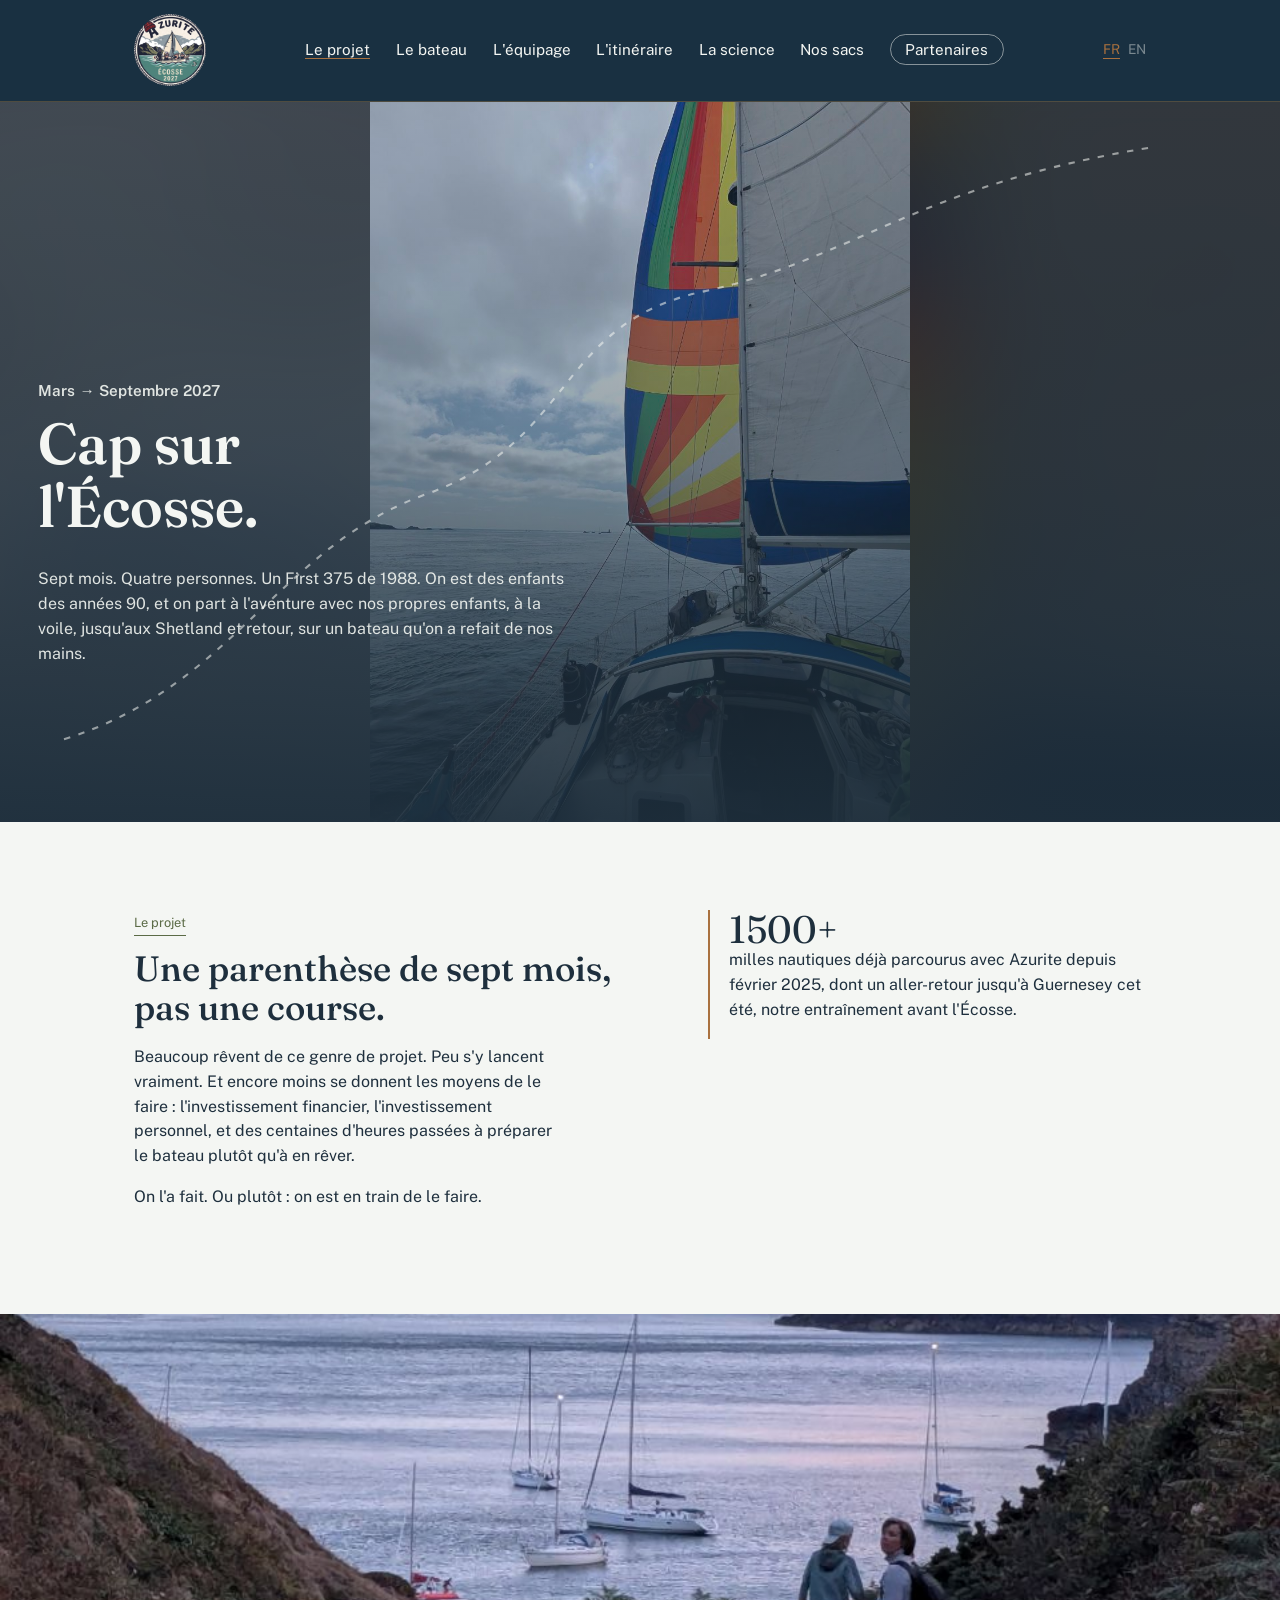
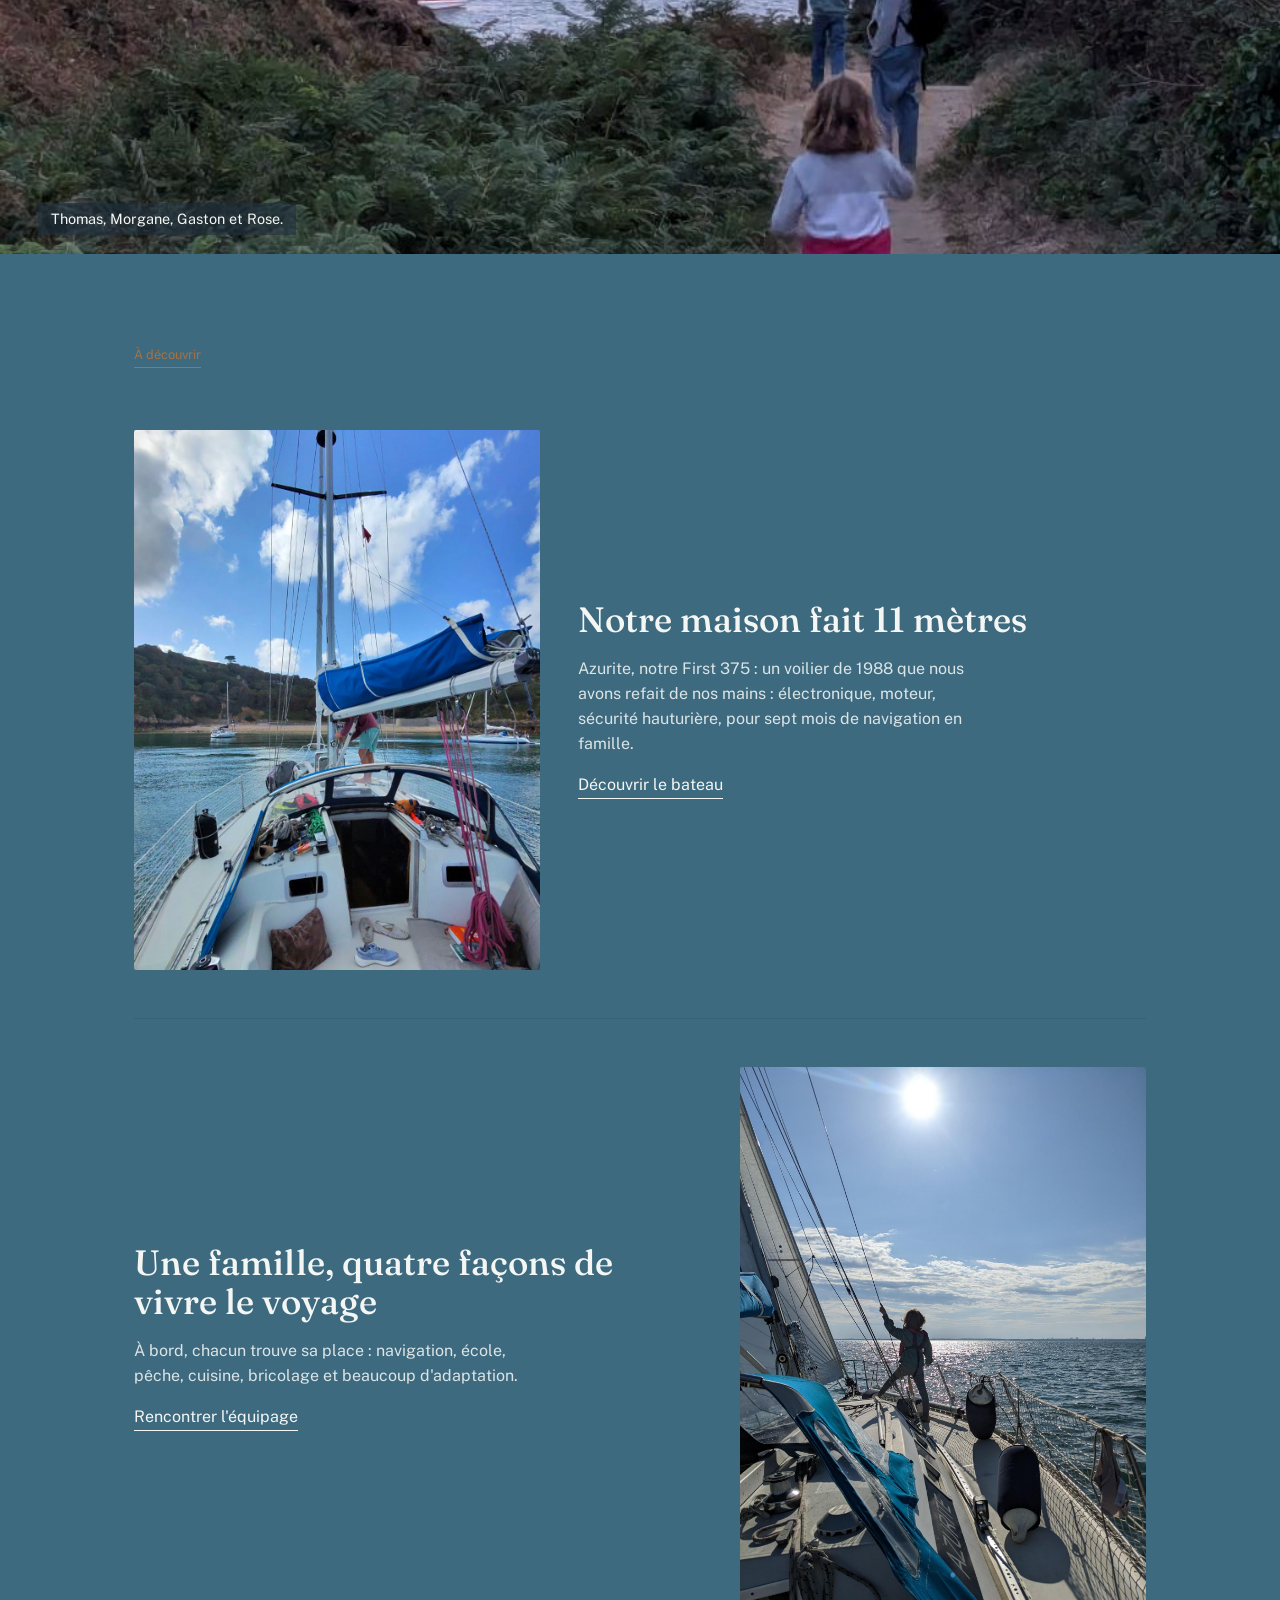
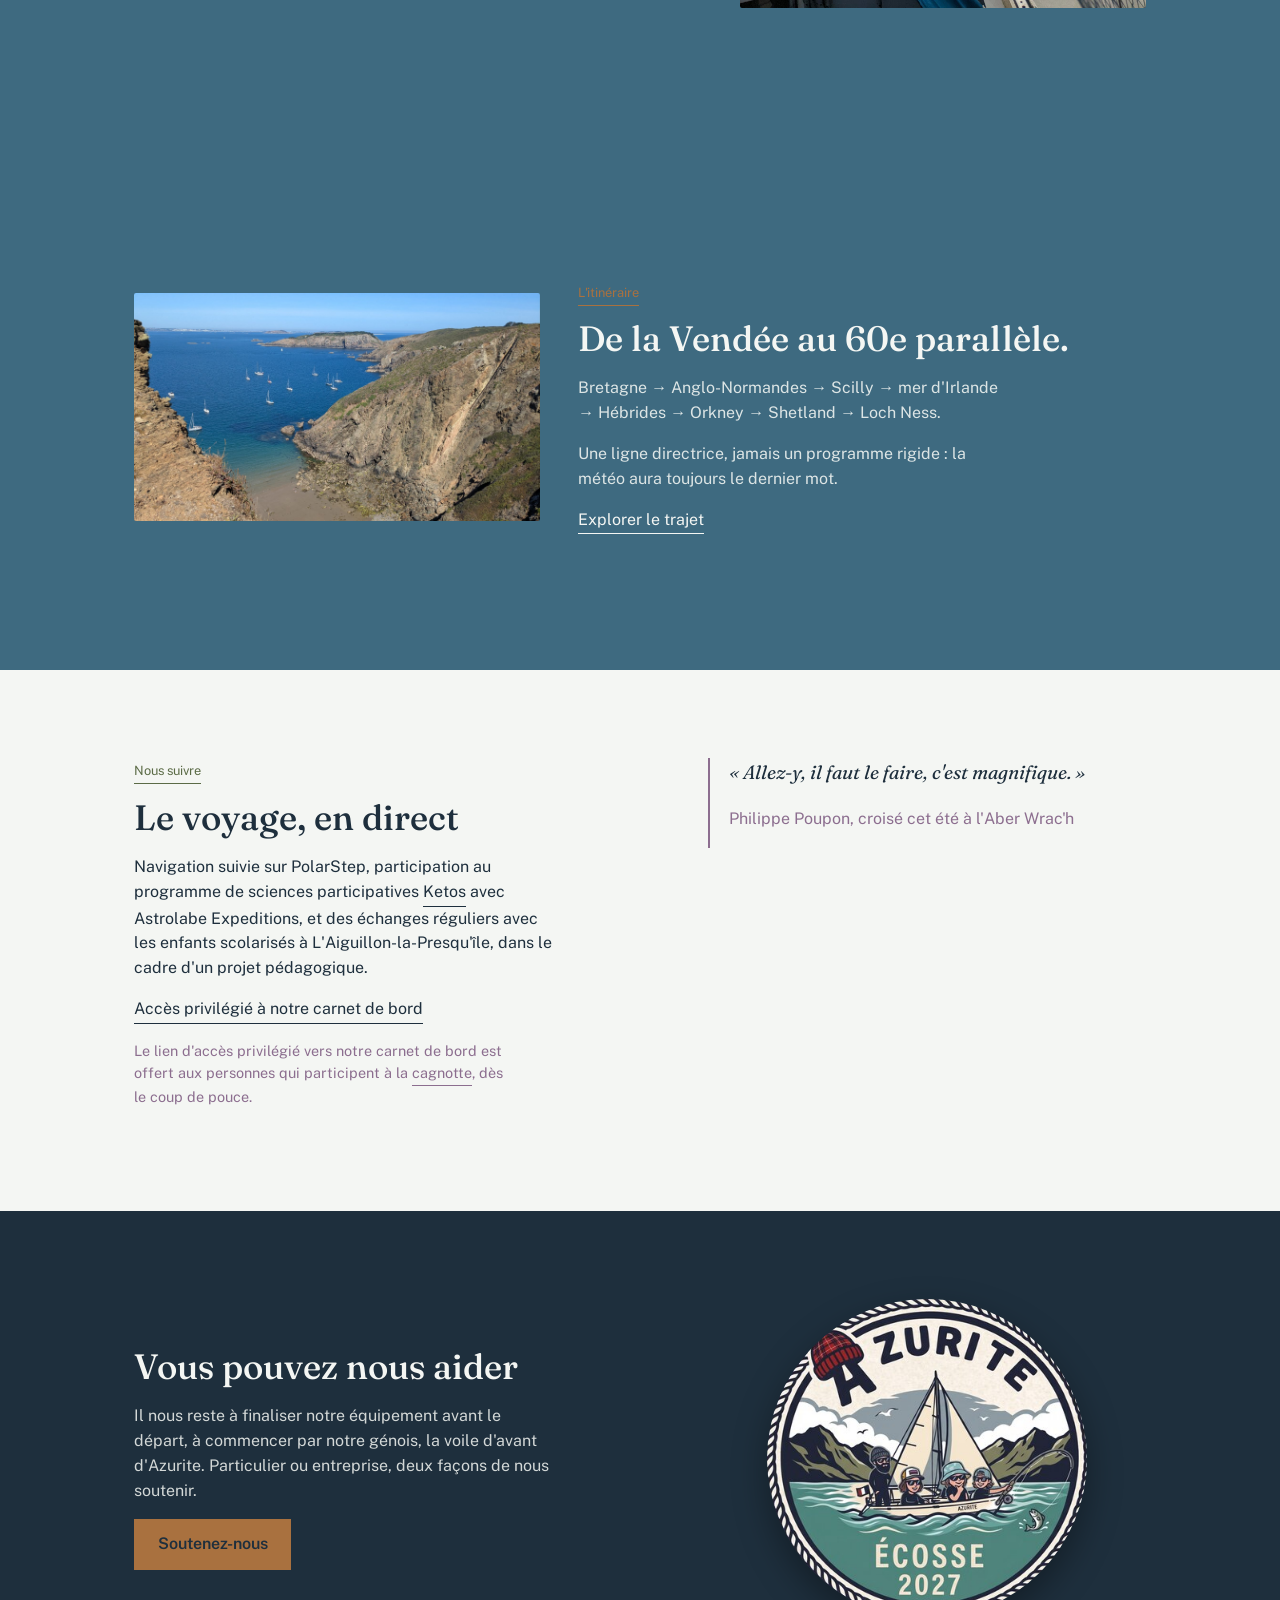
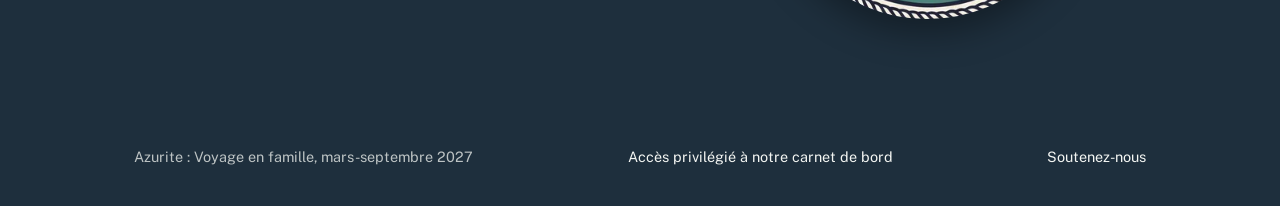
<file: index.html>
<!doctype html>
<html lang="fr">
<head>
<meta charset="utf-8">
<meta name="viewport" content="width=device-width, initial-scale=1">
<title data-i18n="meta.index.title">Cap sur l'Écosse, en famille</title>
<meta name="description" content="Mars à septembre 2027 : sept mois de navigation en famille de La Faute-sur-Mer jusqu'aux Shetland, à bord d'Azurite, notre First 375 de 1988." data-i18n-content="meta.index.description">
<link rel="stylesheet" href="assets/style.css">
<link rel="icon" type="image/png" sizes="32x32" href="assets/img/favicon-32.png">
<link rel="icon" type="image/png" sizes="16x16" href="assets/img/favicon-16.png">
<link rel="apple-touch-icon" href="assets/img/apple-touch-icon.png">
</head>
<body>

<header class="site-header">
  <div class="container">
    <a href="index.html" class="wordmark logo-swap" aria-label="Accueil" data-i18n-aria="nav.logoAria">
      <img src="assets/img/logo-azurite-badge.jpg" alt="">
    </a>
    <button class="nav-toggle" aria-expanded="false" aria-label="Ouvrir le menu" data-i18n="nav.menuToggle" data-i18n-aria="nav.menuAria">Menu</button>
    <ul class="nav-links">
      <li><a href="index.html" aria-current="page" data-i18n="nav.home">Le projet</a></li>
      <li><a href="bateau.html" data-i18n="nav.boat">Le bateau</a></li>
      <li><a href="equipage.html" data-i18n="nav.crew">L'équipage</a></li>
      <li><a href="trajet.html" data-i18n="nav.route">L'itinéraire</a></li>
      <li><a href="science.html" data-i18n="nav.science">La science</a></li>
      <li><a href="sacs.html" data-i18n="nav.bags">Nos sacs</a></li>
      <li><a href="sponsors.html" class="nav-cta" data-i18n="nav.sponsors">Partenaires</a></li>
    </ul>
    <div class="lang-toggle" role="group" aria-label="Langue / Language">
      <button type="button" class="lang-btn" data-lang="fr" aria-pressed="true">FR</button>
      <button type="button" class="lang-btn" data-lang="en" aria-pressed="false">EN</button>
    </div>
  </div>
</header>

<section class="hero">
  <div class="hero-backdrop"></div>
  <img class="hero-photo" src="assets/img/hero-spi.jpg" alt="Le spi arc-en-ciel d'Azurite gonflé au large des côtes bretonnes" data-i18n-alt="index.heroImgAlt">
  <div class="hero-scrim"></div>
  <svg class="hero-route" viewBox="0 0 1200 700" preserveAspectRatio="xMidYMid slice" aria-hidden="true">
    <path d="M60,610 C 220,560 260,430 400,380 C 540,330 520,220 660,190 C 800,160 860,90 1080,55" />
  </svg>
  <div class="hero-content">
    <p class="hero-kicker" data-i18n="index.heroKicker">Mars → Septembre 2027</p>
    <h1 data-i18n="index.heroTitle">Cap sur<br>l'Écosse.</h1>
    <p data-i18n="index.heroText">Sept mois. Quatre personnes. Un First 375 de 1988. On est des enfants des années 90, et on part à l'aventure avec nos propres enfants, à la voile, jusqu'aux Shetland et retour, sur un bateau qu'on a refait de nos mains.</p>
  </div>
</section>

<section>
  <div class="container two-col">
    <div>
      <span class="eyebrow-tag" data-i18n="index.projectEyebrow">Le projet</span>
      <h2 data-i18n="index.projectTitle">Une parenthèse de sept mois, pas une course.</h2>
      <p data-i18n="index.projectText1">Beaucoup rêvent de ce genre de projet. Peu s'y lancent vraiment. Et encore moins se donnent les moyens de le faire : l'investissement financier, l'investissement personnel, et des centaines d'heures passées à préparer le bateau plutôt qu'à en rêver.</p>
      <p data-i18n="index.projectText2">On l'a fait. Ou plutôt : on est en train de le faire.</p>
    </div>
    <div class="pull-figure">
      <span class="num" data-i18n="index.pullNum">1500+</span>
      <p data-i18n="index.pullText">milles nautiques déjà parcourus avec Azurite depuis février 2025, dont un aller-retour jusqu'à Guernesey cet été, notre entraînement avant l'Écosse.</p>
    </div>
  </div>
</section>

<figure class="photo-break">
  <img src="assets/img/sentier-cotier-famille.jpg" alt="La famille sur un sentier côtier, au crépuscule, avec les voiliers au mouillage en contrebas" data-i18n-alt="index.photoBreak.imgAlt" loading="lazy">
  <figcaption data-i18n="index.photoBreak.caption">Thomas, Morgane, Gaston et Rose.</figcaption>
</figure>

<section class="section-sea">
  <div class="container">
    <span class="eyebrow-tag" style="color:var(--brass); border-color:var(--brass);" data-i18n="index.discoverEyebrow">À découvrir</span>

    <div class="portrait">
      <figure class="portrait-figure" style="margin:0;">
        <img src="assets/img/etrave-greement.jpg" alt="Thomas au gréement, à l'étrave d'Azurite au mouillage" loading="lazy" data-i18n-alt="index.boatBlock.imgAlt">
      </figure>
      <div>
        <h2 data-i18n="index.boatBlock.title">Notre maison fait 11 mètres</h2>
        <p data-i18n="index.boatBlock.text">Azurite, notre First 375 : un voilier de 1988 que nous avons refait de nos mains : électronique, moteur, sécurité hauturière, pour sept mois de navigation en famille.</p>
        <a href="bateau.html" class="link-underline" data-i18n="index.boatBlock.cta">Découvrir le bateau</a>
      </div>
    </div>

    <div class="portrait reverse">
      <figure class="portrait-figure" style="margin:0;">
        <img src="assets/img/gaston-etrave.jpg" alt="Gaston à l'étrave d'Azurite" loading="lazy" data-i18n-alt="index.crewBlock.imgAlt">
      </figure>
      <div>
        <h2 data-i18n="index.crewBlock.title">Une famille, quatre façons de vivre le voyage</h2>
        <p data-i18n="index.crewBlock.text">À bord, chacun trouve sa place : navigation, école, pêche, cuisine, bricolage et beaucoup d'adaptation.</p>
        <a href="equipage.html" class="link-underline" data-i18n="index.crewBlock.cta">Rencontrer l'équipage</a>
      </div>
    </div>
  </div>
</section>

<section class="section-sea">
  <div class="container">
    <div class="portrait">
      <figure class="portrait-figure" style="margin:0;">
        <img src="assets/img/mouillage-vue-haut.jpg" alt="Vue en hauteur sur un mouillage de voiliers entre les falaises, lors de notre navigation d'entraînement" loading="lazy" data-i18n-alt="index.routeBlock.imgAlt">
      </figure>
      <div>
        <span class="eyebrow-tag" style="color:var(--brass); border-color:var(--brass);" data-i18n="index.routeBlock.eyebrow">L'itinéraire</span>
        <h2 data-i18n="index.routeBlock.title">De la Vendée au 60e parallèle.</h2>
        <p class="lead" data-i18n="index.routeBlock.lead">Bretagne → Anglo-Normandes → Scilly → mer d'Irlande → Hébrides → Orkney → Shetland → Loch Ness.</p>
        <p data-i18n="index.routeBlock.text">Une ligne directrice, jamais un programme rigide : la météo aura toujours le dernier mot.</p>
        <a href="trajet.html" class="link-underline" data-i18n="index.routeBlock.cta">Explorer le trajet</a>
      </div>
    </div>
  </div>
</section>

<section>
  <div class="container two-col">
    <div>
      <span class="eyebrow-tag" data-i18n="index.followEyebrow">Nous suivre</span>
      <h2 data-i18n="index.followTitle">Le voyage, en direct</h2>
      <p data-i18n="index.followText">Navigation suivie sur PolarStep, participation au programme de sciences participatives <a href="science.html" class="link-underline">Ketos</a> avec Astrolabe Expeditions, et des échanges réguliers avec les enfants scolarisés à L'Aiguillon-la-Presqu'île, dans le cadre d'un projet pédagogique.</p>
      <p><a href="https://www.polarsteps.com/ThomasCornilleau/29291431-azurite-en-ecosse?mode=plan" class="link-underline" data-i18n="index.followLink">Accès privilégié à notre carnet de bord</a></p>
      <p style="font-size:0.9rem; color:var(--heather);" data-i18n="index.followAccess">Le lien d'accès privilégié vers notre carnet de bord est offert aux personnes qui participent à la <a href="https://www.onparticipe.fr/c/LPte6aKr" class="link-underline">cagnotte</a>, dès le coup de pouce.</p>
    </div>
    <div class="pull-figure" style="border-color:var(--heather);">
      <p style="font-family:var(--font-display); font-style:italic; font-size:1.2rem;" data-i18n="index.quote">« Allez-y, il faut le faire, c'est magnifique. »</p>
      <p style="color:var(--heather); max-width:none;" data-i18n="index.quoteAuthor">Philippe Poupon, croisé cet été à l'Aber Wrac'h</p>
    </div>
  </div>
</section>

<section class="section-dark">
  <div class="container two-col help-block">
    <div>
      <h2 data-i18n="index.helpTitle">Vous pouvez nous aider</h2>
      <p data-i18n="index.helpText">Il nous reste à finaliser notre équipement avant le départ. Si vous représentez une marque, un commerce local ou une association, notre page Sponsors explique concrètement ce qu'on propose en échange.</p>
      <a href="sponsors.html" class="btn" data-i18n="index.helpCta">Devenir sponsor</a>
    </div>
    <div class="help-logo">
      <img src="assets/img/logo-azurite-badge.jpg" alt="Le badge Azurite, Écosse 2027" data-i18n-alt="index.helpLogoAlt">
    </div>
  </div>
</section>

<footer class="site-footer">
  <div class="container footer-grid">
    <div data-i18n="footer.tagline">Azurite : Voyage en famille, mars-septembre 2027</div>
    <div><a href="https://www.polarsteps.com/ThomasCornilleau/29291431-azurite-en-ecosse?mode=plan" data-i18n="footer.polarsteps">Accès privilégié à notre carnet de bord</a></div>
    <div><a href="sponsors.html" data-i18n="footer.sponsorCta">Devenir sponsor</a></div>
  </div>
</footer>

<script src="assets/i18n.js"></script>
<script src="assets/script.js"></script>
</body>
</html>
</file>
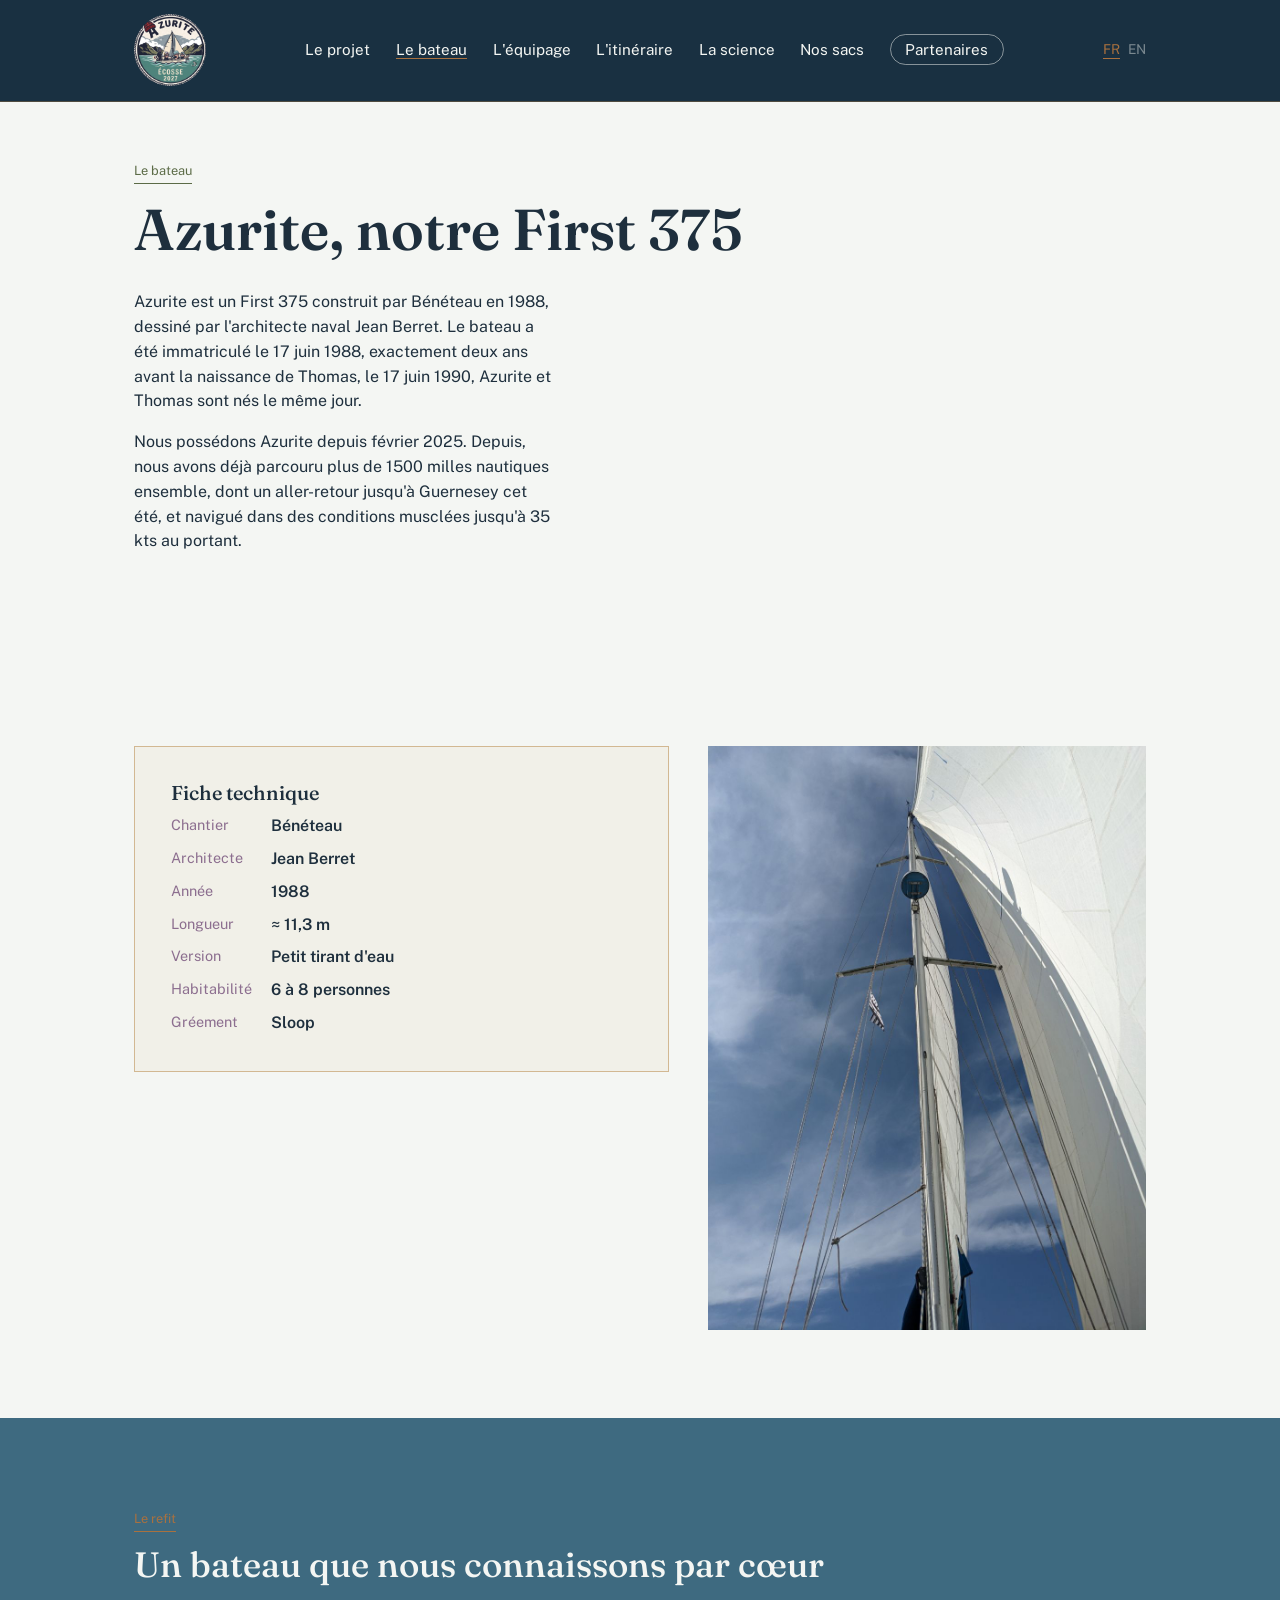
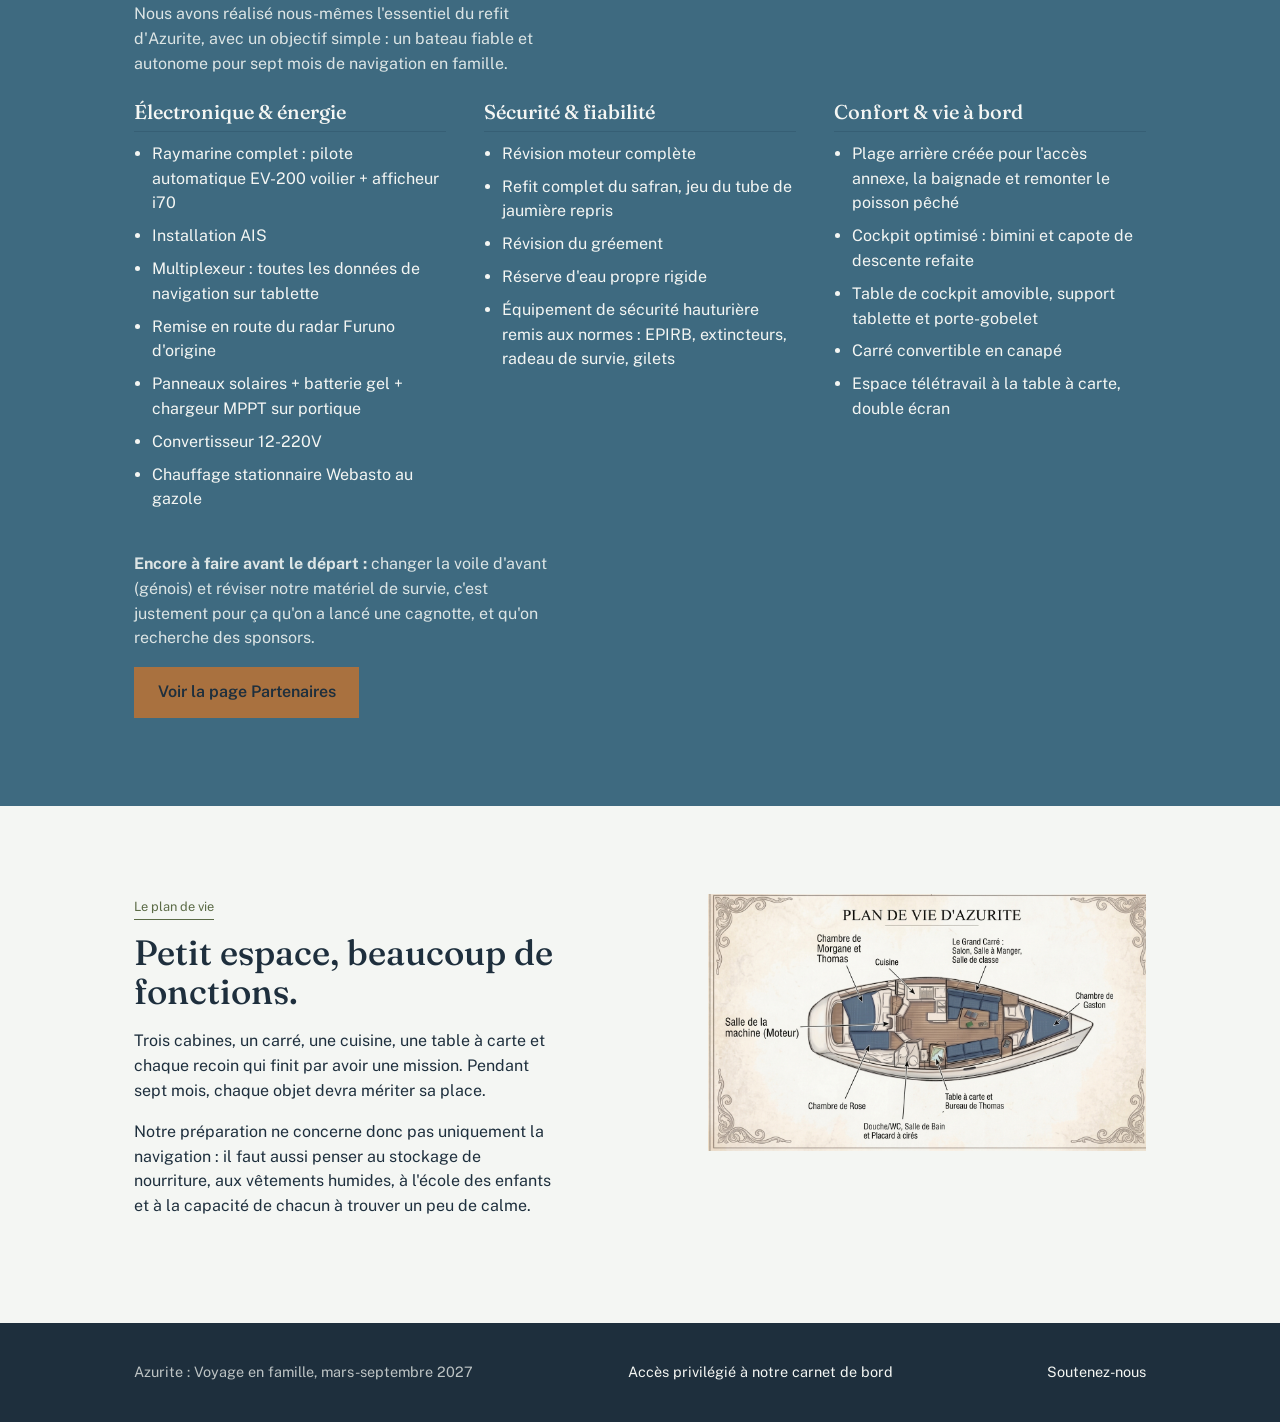
<file: bateau.html>
<!doctype html>
<html lang="fr">
<head>
<meta charset="utf-8">
<meta name="viewport" content="width=device-width, initial-scale=1">
<title data-i18n="meta.bateau.title">Le bateau</title>
<meta name="description" content="Azurite, un First 375 de 1988 entièrement refait par la famille : électronique, sécurité hauturière, confort de vie à bord." data-i18n-content="meta.bateau.description">
<link rel="stylesheet" href="assets/style.css">
<link rel="icon" type="image/png" sizes="32x32" href="assets/img/favicon-32.png">
<link rel="icon" type="image/png" sizes="16x16" href="assets/img/favicon-16.png">
<link rel="apple-touch-icon" href="assets/img/apple-touch-icon.png">
</head>
<body>

<header class="site-header">
  <div class="container">
    <a href="index.html" class="wordmark logo-swap" aria-label="Accueil" data-i18n-aria="nav.logoAria">
      <img src="assets/img/logo-azurite-badge.jpg" alt="">
    </a>
    <button class="nav-toggle" aria-expanded="false" aria-label="Ouvrir le menu" data-i18n="nav.menuToggle" data-i18n-aria="nav.menuAria">Menu</button>
    <ul class="nav-links">
      <li><a href="index.html" data-i18n="nav.home">Le projet</a></li>
      <li><a href="bateau.html" aria-current="page" data-i18n="nav.boat">Le bateau</a></li>
      <li><a href="equipage.html" data-i18n="nav.crew">L'équipage</a></li>
      <li><a href="trajet.html" data-i18n="nav.route">L'itinéraire</a></li>
      <li><a href="science.html" data-i18n="nav.science">La science</a></li>
      <li><a href="sacs.html" data-i18n="nav.bags">Nos sacs</a></li>
      <li><a href="sponsors.html" class="nav-cta" data-i18n="nav.sponsors">Partenaires</a></li>
    </ul>
    <div class="lang-toggle" role="group" aria-label="Langue / Language">
      <button type="button" class="lang-btn" data-lang="fr" aria-pressed="true">FR</button>
      <button type="button" class="lang-btn" data-lang="en" aria-pressed="false">EN</button>
    </div>
  </div>
</header>

<section style="padding-top:3.5rem;">
  <div class="container">
    <span class="eyebrow-tag" data-i18n="bateau.eyebrow">Le bateau</span>
    <h1 data-i18n="bateau.title">Azurite, notre First 375</h1>
    <p data-i18n="bateau.intro1">Azurite est un First 375 construit par Bénéteau en 1988, dessiné par l'architecte naval Jean Berret. Le bateau a été immatriculé le 17 juin 1988, exactement deux ans avant la naissance de Thomas, le 17 juin 1990, Azurite et Thomas sont nés le même jour.</p>
    <p data-i18n="bateau.intro2">Nous possédons Azurite depuis février 2025. Depuis, nous avons déjà parcouru plus de 1500 milles nautiques ensemble, dont un aller-retour jusqu'à Guernesey cet été, et navigué dans des conditions musclées jusqu'à 35 kts au portant.</p>
  </div>
</section>

<section>
  <div class="container two-col">
    <div class="spec-plate">
      <h3 data-i18n="bateau.spec.title">Fiche technique</h3>
      <dl>
        <dt data-i18n="bateau.spec.yard">Chantier</dt><dd data-i18n="bateau.spec.yardVal">Bénéteau</dd>
        <dt data-i18n="bateau.spec.architect">Architecte</dt><dd data-i18n="bateau.spec.architectVal">Jean Berret</dd>
        <dt data-i18n="bateau.spec.year">Année</dt><dd data-i18n="bateau.spec.yearVal">1988</dd>
        <dt data-i18n="bateau.spec.length">Longueur</dt><dd data-i18n="bateau.spec.lengthVal">≈ 11,3 m</dd>
        <dt data-i18n="bateau.spec.version">Version</dt><dd data-i18n="bateau.spec.versionVal">Petit tirant d'eau</dd>
        <dt data-i18n="bateau.spec.capacity">Habitabilité</dt><dd data-i18n="bateau.spec.capacityVal">6 à 8 personnes</dd>
        <dt data-i18n="bateau.spec.rig">Gréement</dt><dd data-i18n="bateau.spec.rigVal">Sloop fractionné</dd>
      </dl>
    </div>
    <figure style="margin:0;">
      <img src="assets/img/mat-voiles.jpg" alt="Vue depuis le pont d'Azurite, voiles gonflées, mât en contre-jour" data-i18n-alt="bateau.photoAlt">
    </figure>
  </div>
</section>

<section class="section-sea">
  <div class="container">
    <span class="eyebrow-tag" style="color:var(--brass); border-color:var(--brass);" data-i18n="bateau.refitEyebrow">Le refit</span>
    <h2 data-i18n="bateau.refitTitle">Un bateau que nous connaissons par cœur</h2>
    <p data-i18n="bateau.refitIntro">Nous avons réalisé nous-mêmes l'essentiel du refit d'Azurite, avec un objectif simple : un bateau fiable et autonome pour sept mois de navigation en famille.</p>

    <div class="refit-grid">
      <div>
        <h3 data-i18n="bateau.refit.electronics.title">Électronique &amp; énergie</h3>
        <ul>
          <li data-i18n="bateau.refit.electronics.items.0">Raymarine complet : pilote automatique EV-200 voilier + afficheur i70</li>
          <li data-i18n="bateau.refit.electronics.items.1">Installation AIS</li>
          <li data-i18n="bateau.refit.electronics.items.2">Multiplexeur : toutes les données de navigation sur tablette</li>
          <li data-i18n="bateau.refit.electronics.items.3">Remise en route du radar Furuno d'origine</li>
          <li data-i18n="bateau.refit.electronics.items.4">Panneaux solaires + batterie gel + chargeur MPPT sur portique</li>
          <li data-i18n="bateau.refit.electronics.items.5">Convertisseur 12-220V</li>
          <li data-i18n="bateau.refit.electronics.items.6">Chauffage stationnaire Webasto au gazole</li>
        </ul>
      </div>
      <div>
        <h3 data-i18n="bateau.refit.safety.title">Sécurité &amp; fiabilité</h3>
        <ul>
          <li data-i18n="bateau.refit.safety.items.0">Révision moteur complète</li>
          <li data-i18n="bateau.refit.safety.items.1">Refit complet du safran, jeu du tube de jaumière repris</li>
          <li data-i18n="bateau.refit.safety.items.2">Révision du gréement</li>
          <li data-i18n="bateau.refit.safety.items.3">Réserve d'eau propre rigide</li>
          <li data-i18n="bateau.refit.safety.items.4">Équipement de sécurité hauturière remis aux normes : EPIRB, extincteurs, radeau de survie, gilets</li>
        </ul>
      </div>
      <div>
        <h3 data-i18n="bateau.refit.comfort.title">Confort &amp; vie à bord</h3>
        <ul>
          <li data-i18n="bateau.refit.comfort.items.0">Plage arrière créée pour l'accès annexe, la baignade et remonter le poisson pêché</li>
          <li data-i18n="bateau.refit.comfort.items.1">Cockpit optimisé : bimini et capote de descente refaite</li>
          <li data-i18n="bateau.refit.comfort.items.2">Table de cockpit amovible, support tablette et porte-gobelet</li>
          <li data-i18n="bateau.refit.comfort.items.3">Carré convertible en canapé</li>
          <li data-i18n="bateau.refit.comfort.items.4">Espace télétravail à la table à carte, double écran</li>
        </ul>
      </div>
    </div>

    <p style="margin-top:2rem;" data-i18n="bateau.todoText"><strong>Encore à faire avant le départ :</strong> changer la voile d'avant (génois) et réviser notre matériel de survie, c'est justement pour ça qu'on recherche des sponsors.</p>
    <a href="sponsors.html" class="btn" data-i18n="bateau.todoCta">Voir la page Sponsors</a>
  </div>
</section>

<section>
  <div class="container two-col">
    <div>
      <span class="eyebrow-tag" data-i18n="bateau.planEyebrow">Le plan de vie</span>
      <h2 data-i18n="bateau.planTitle">Petit espace, beaucoup de fonctions.</h2>
      <p data-i18n="bateau.planText1">Trois cabines, un carré, une cuisine, une table à carte et chaque recoin qui finit par avoir une mission. Pendant sept mois, chaque objet devra mériter sa place.</p>
      <p data-i18n="bateau.planText2">Notre préparation ne concerne donc pas uniquement la navigation : il faut aussi penser au stockage de nourriture, aux vêtements humides, à l'école des enfants et à la capacité de chacun à trouver un peu de calme.</p>
    </div>
    <figure style="margin:0;">
      <img src="assets/img/plan-vie-azurite.jpg" alt="Plan illustré de l'aménagement intérieur d'Azurite : cabines, Grand Carré, cuisine, salle de la machine, table à carte" data-i18n-alt="bateau.planImgAlt">
    </figure>
  </div>
</section>

<footer class="site-footer">
  <div class="container footer-grid">
    <div data-i18n="footer.tagline">Azurite : Voyage en famille, mars-septembre 2027</div>
    <div><a href="https://www.polarsteps.com/ThomasCornilleau/29291431-azurite-en-ecosse?mode=plan" data-i18n="footer.polarsteps">Accès privilégié à notre carnet de bord</a></div>
    <div><a href="sponsors.html" data-i18n="footer.sponsorCta">Devenir sponsor</a></div>
  </div>
</footer>

<script src="assets/i18n.js"></script>
<script src="assets/script.js"></script>
</body>
</html>
</file>
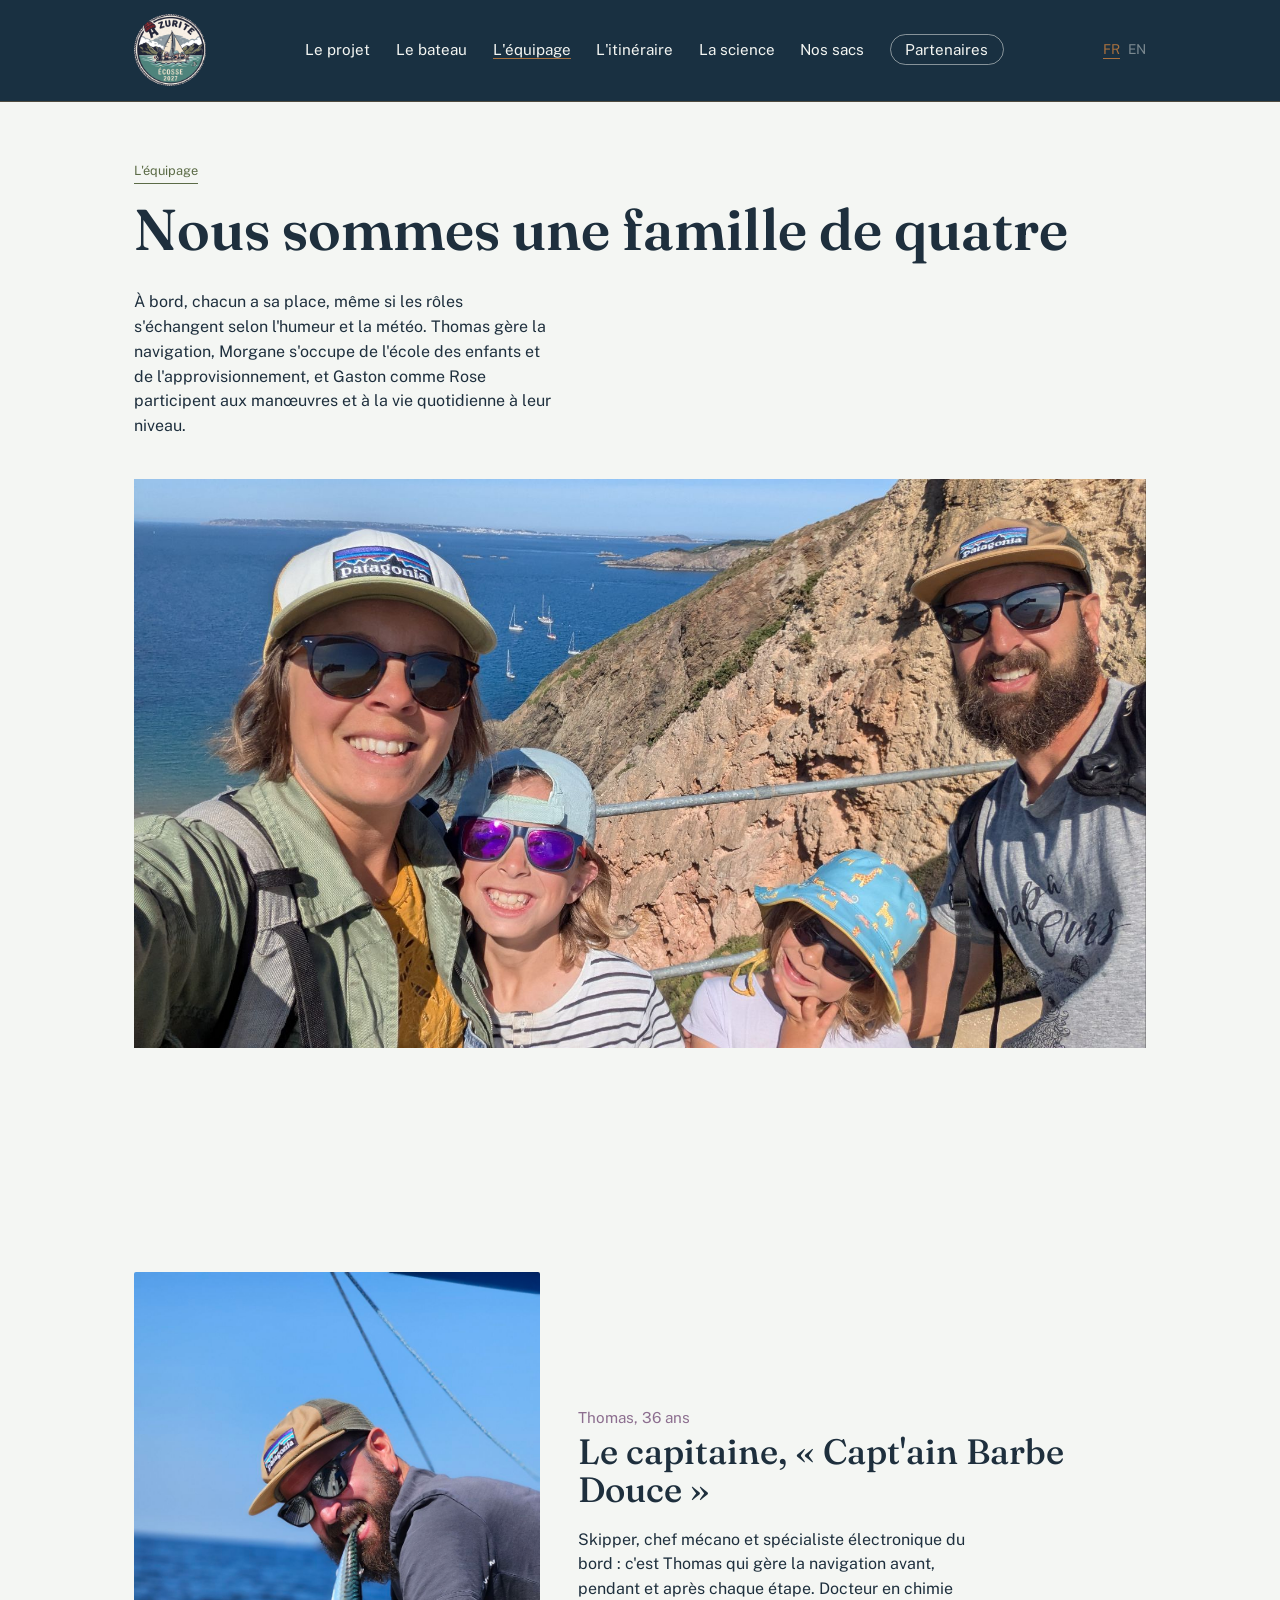
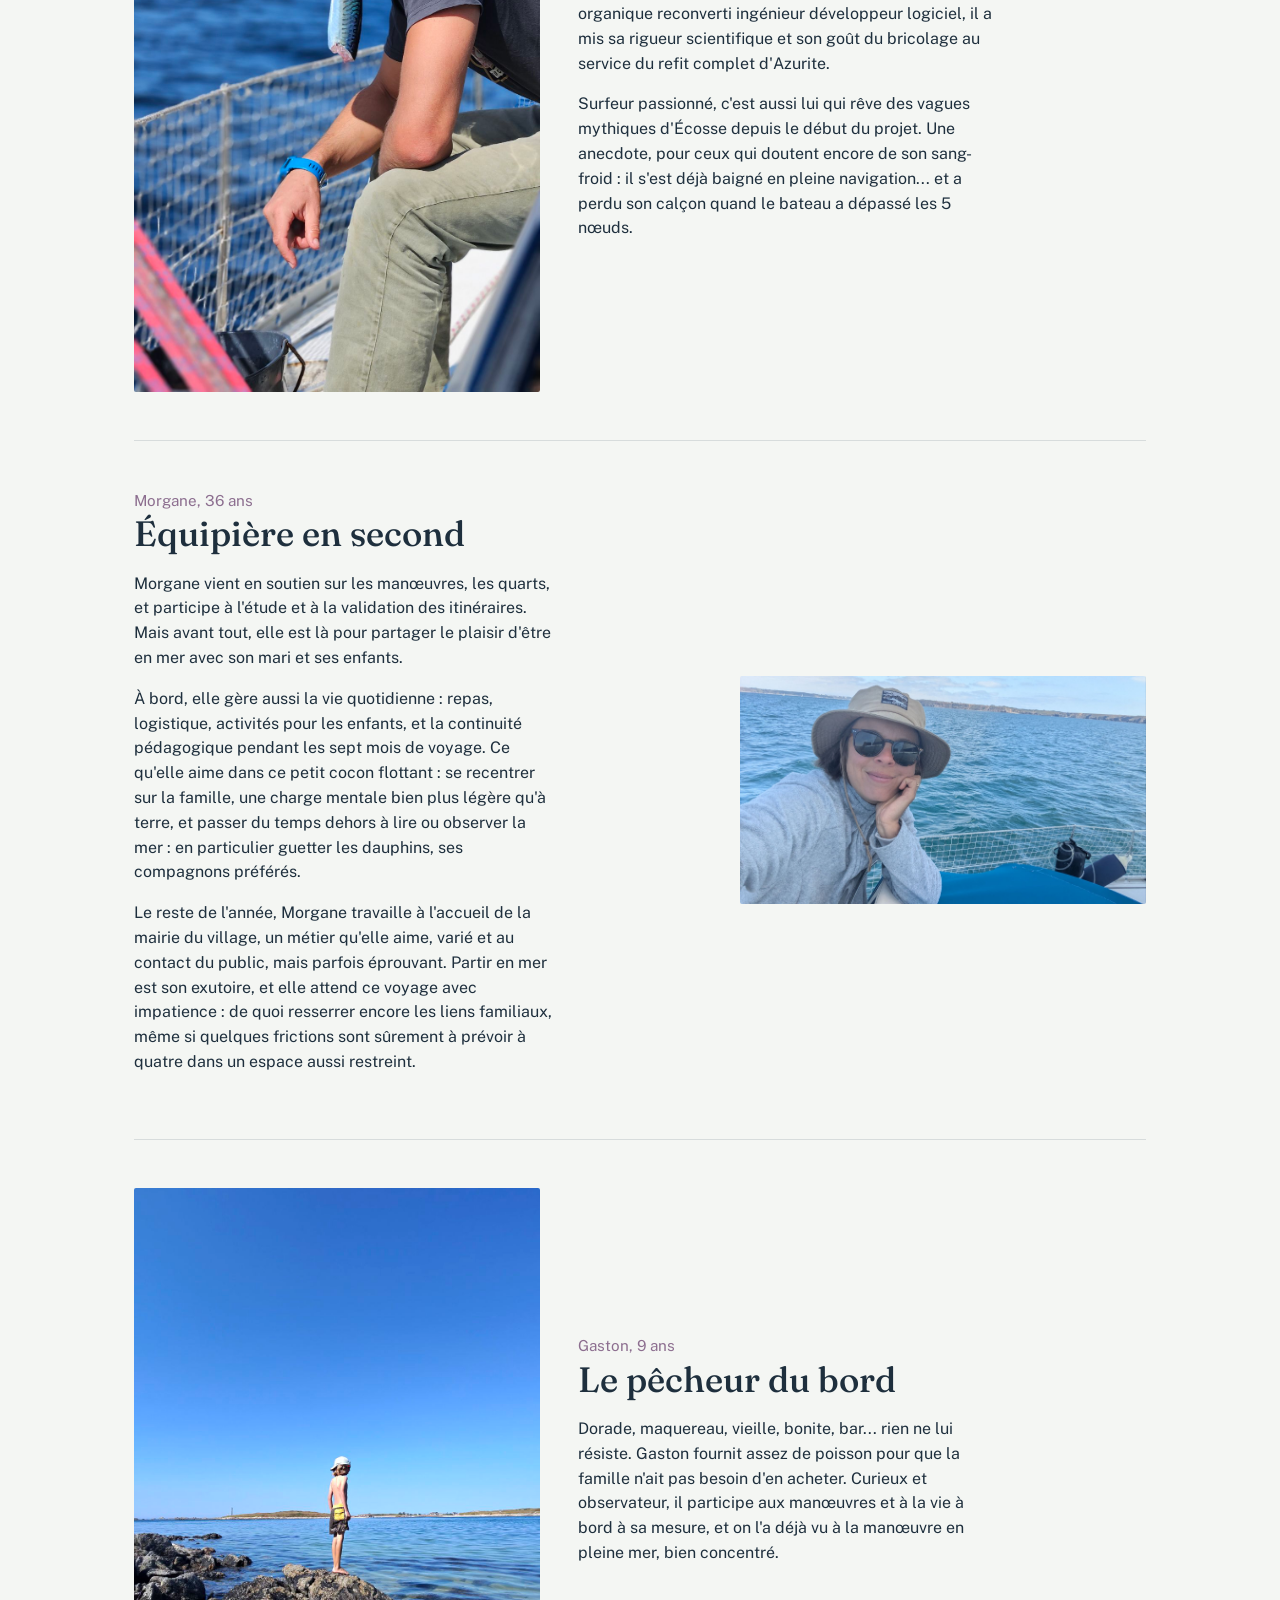
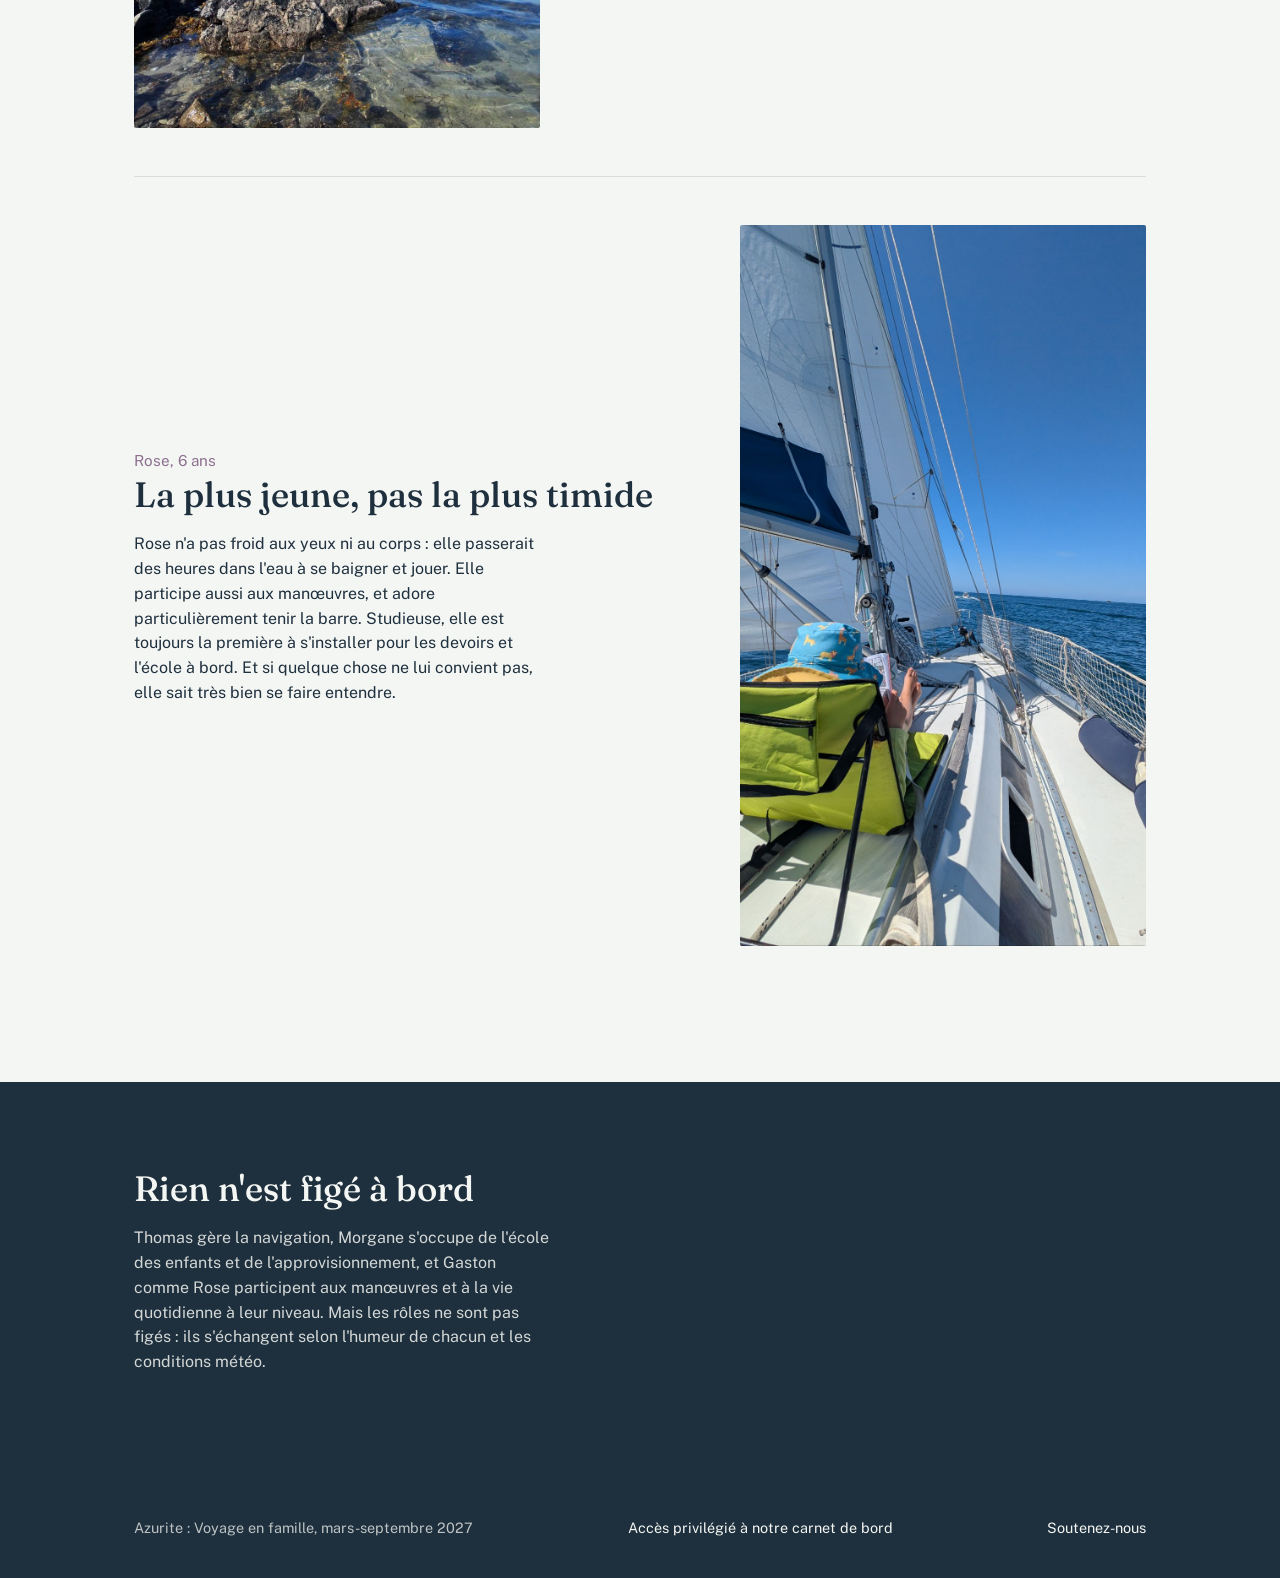
<file: equipage.html>
<!doctype html>
<html lang="fr">
<head>
<meta charset="utf-8">
<meta name="viewport" content="width=device-width, initial-scale=1">
<title data-i18n="meta.equipage.title">L'équipage</title>
<meta name="description" content="Thomas, Morgane, Gaston et Rose : l'équipage d'Azurite, en route vers l'Écosse." data-i18n-content="meta.equipage.description">
<link rel="stylesheet" href="assets/style.css">
<link rel="icon" type="image/png" sizes="32x32" href="assets/img/favicon-32.png">
<link rel="icon" type="image/png" sizes="16x16" href="assets/img/favicon-16.png">
<link rel="apple-touch-icon" href="assets/img/apple-touch-icon.png">
</head>
<body>

<header class="site-header">
  <div class="container">
    <a href="index.html" class="wordmark logo-swap" aria-label="Accueil" data-i18n-aria="nav.logoAria">
      <img src="assets/img/logo-azurite-badge.jpg" alt="">
    </a>
    <button class="nav-toggle" aria-expanded="false" aria-label="Ouvrir le menu" data-i18n="nav.menuToggle" data-i18n-aria="nav.menuAria">Menu</button>
    <ul class="nav-links">
      <li><a href="index.html" data-i18n="nav.home">Le projet</a></li>
      <li><a href="bateau.html" data-i18n="nav.boat">Le bateau</a></li>
      <li><a href="equipage.html" aria-current="page" data-i18n="nav.crew">L'équipage</a></li>
      <li><a href="trajet.html" data-i18n="nav.route">L'itinéraire</a></li>
      <li><a href="science.html" data-i18n="nav.science">La science</a></li>
      <li><a href="sacs.html" data-i18n="nav.bags">Nos sacs</a></li>
      <li><a href="sponsors.html" class="nav-cta" data-i18n="nav.sponsors">Partenaires</a></li>
    </ul>
    <div class="lang-toggle" role="group" aria-label="Langue / Language">
      <button type="button" class="lang-btn" data-lang="fr" aria-pressed="true">FR</button>
      <button type="button" class="lang-btn" data-lang="en" aria-pressed="false">EN</button>
    </div>
  </div>
</header>

<section style="padding-top:3.5rem; padding-bottom:0;">
  <div class="container">
    <span class="eyebrow-tag" data-i18n="equipage.eyebrow">L'équipage</span>
    <h1 data-i18n="equipage.title">Nous sommes une famille de quatre</h1>
    <p data-i18n="equipage.intro">À bord, chacun a sa place, même si les rôles s'échangent selon l'humeur et la météo. Thomas gère la navigation, Morgane s'occupe de l'école des enfants et de l'approvisionnement, et Gaston comme Rose participent aux manœuvres et à la vie quotidienne à leur niveau.</p>
  </div>
</section>

<section style="padding-top:1.5rem;">
  <div class="container">
    <figure style="margin:0;">
      <img src="assets/img/famille-groupe.jpg" alt="Thomas, Morgane, Gaston et Rose en randonnée sur la côte, avec des voiliers au mouillage en arrière-plan" data-i18n-alt="equipage.groupPhotoAlt">
    </figure>
  </div>
</section>

<section>
  <div class="container">

    <div class="portrait">
      <figure class="portrait-figure" style="margin:0;">
        <img src="assets/img/thomas-maquereau.jpg" alt="Thomas, un maquereau tout juste pêché coincé dans la barbe, à bord d'Azurite" data-i18n-alt="equipage.thomas.imgAlt">
      </figure>
      <div>
        <span class="portrait-name" data-i18n="equipage.thomas.name">Thomas, 36 ans</span>
        <h2 data-i18n="equipage.thomas.role">Le capitaine, « Capt'ain Barbe Douce »</h2>
        <p data-i18n="equipage.thomas.p1">Skipper, chef mécano et spécialiste électronique du bord : c'est Thomas qui gère la navigation avant, pendant et après chaque étape. Docteur en chimie organique reconverti ingénieur développeur logiciel, il a mis sa rigueur scientifique et son goût du bricolage au service du refit complet d'Azurite.</p>
        <p data-i18n="equipage.thomas.p2">Surfeur passionné, c'est aussi lui qui rêve des vagues mythiques d'Écosse depuis le début du projet. Une anecdote, pour ceux qui doutent encore de son sang-froid : il s'est déjà baigné en pleine navigation... et a perdu son calçon quand le bateau a dépassé les 5 nœuds.</p>
      </div>
    </div>

    <div class="portrait reverse">
      <figure class="portrait-figure" style="margin:0;">
        <img src="assets/img/morgane-portrait.jpg" alt="Morgane sur le pont d'Azurite, au large de la Bretagne" data-i18n-alt="equipage.morgane.imgAlt">
      </figure>
      <div>
        <span class="portrait-name" data-i18n="equipage.morgane.name">Morgane, 36 ans</span>
        <h2 data-i18n="equipage.morgane.role">Équipière en second</h2>
        <p data-i18n="equipage.morgane.p1">Morgane vient en soutien sur les manœuvres, les quarts, et participe à l'étude et à la validation des itinéraires. Mais avant tout, elle est là pour partager le plaisir d'être en mer avec son mari et ses enfants.</p>
        <p data-i18n="equipage.morgane.p2">À bord, elle gère aussi la vie quotidienne : repas, logistique, activités pour les enfants, et la continuité pédagogique pendant les sept mois de voyage. Ce qu'elle aime dans ce petit cocon flottant : se recentrer sur la famille, une charge mentale bien plus légère qu'à terre, et passer du temps dehors à lire ou observer la mer : en particulier guetter les dauphins, ses compagnons préférés.</p>
        <p data-i18n="equipage.morgane.p3">Le reste de l'année, Morgane travaille à l'accueil de la mairie du village, un métier qu'elle aime, varié et au contact du public, mais parfois éprouvant. Partir en mer est son exutoire, et elle attend ce voyage avec impatience : de quoi resserrer encore les liens familiaux, même si quelques frictions sont sûrement à prévoir à quatre dans un espace aussi restreint.</p>
      </div>
    </div>

    <div class="portrait">
      <figure class="portrait-figure" style="margin:0;">
        <img src="assets/img/gaston-rocher.jpg" alt="Gaston debout sur un rocher, face à une eau turquoise et transparente" data-i18n-alt="equipage.gaston.imgAlt">
      </figure>
      <div>
        <span class="portrait-name" data-i18n="equipage.gaston.name">Gaston, 9 ans</span>
        <h2 data-i18n="equipage.gaston.role">Le pêcheur du bord</h2>
        <p data-i18n="equipage.gaston.p1">Dorade, maquereau, vieille, bonite, bar... rien ne lui résiste. Gaston fournit assez de poisson pour que la famille n'ait pas besoin d'en acheter. Curieux et observateur, il participe aux manœuvres et à la vie à bord à sa mesure, et on l'a déjà vu à la manœuvre en pleine mer, bien concentré.</p>
      </div>
    </div>

    <div class="portrait reverse">
      <figure class="portrait-figure" style="margin:0;">
        <img src="assets/img/pont-lecture.jpg" alt="Un enfant coiffé d'un bonnet à motifs, allongé sur le pont en train de lire" data-i18n-alt="equipage.rose.imgAlt">
      </figure>
      <div>
        <span class="portrait-name" data-i18n="equipage.rose.name">Rose, 6 ans</span>
        <h2 data-i18n="equipage.rose.role">La plus jeune, pas la plus timide</h2>
        <p data-i18n="equipage.rose.p1">Rose n'a pas froid aux yeux ni au corps : elle passerait des heures dans l'eau à se baigner et jouer. Elle participe aussi aux manœuvres, et adore particulièrement tenir la barre. Studieuse, elle est toujours la première à s'installer pour les devoirs et l'école à bord. Et si quelque chose ne lui convient pas, elle sait très bien se faire entendre.</p>
      </div>
    </div>

  </div>
</section>

<section class="section-dark">
  <div class="container two-col">
    <div>
      <h2 data-i18n="equipage.rolesTitle">Rien n'est figé à bord</h2>
      <p data-i18n="equipage.rolesText">Thomas gère la navigation, Morgane s'occupe de l'école des enfants et de l'approvisionnement, et Gaston comme Rose participent aux manœuvres et à la vie quotidienne à leur niveau. Mais les rôles ne sont pas figés : ils s'échangent selon l'humeur de chacun et les conditions météo.</p>
    </div>
  </div>
</section>

<footer class="site-footer">
  <div class="container footer-grid">
    <div data-i18n="footer.tagline">Azurite : Voyage en famille, mars-septembre 2027</div>
    <div><a href="https://www.polarsteps.com/ThomasCornilleau/29291431-azurite-en-ecosse?mode=plan" data-i18n="footer.polarsteps">Accès privilégié à notre carnet de bord</a></div>
    <div><a href="sponsors.html" data-i18n="footer.sponsorCta">Devenir sponsor</a></div>
  </div>
</footer>

<script src="assets/i18n.js"></script>
<script src="assets/script.js"></script>
</body>
</html>
</file>
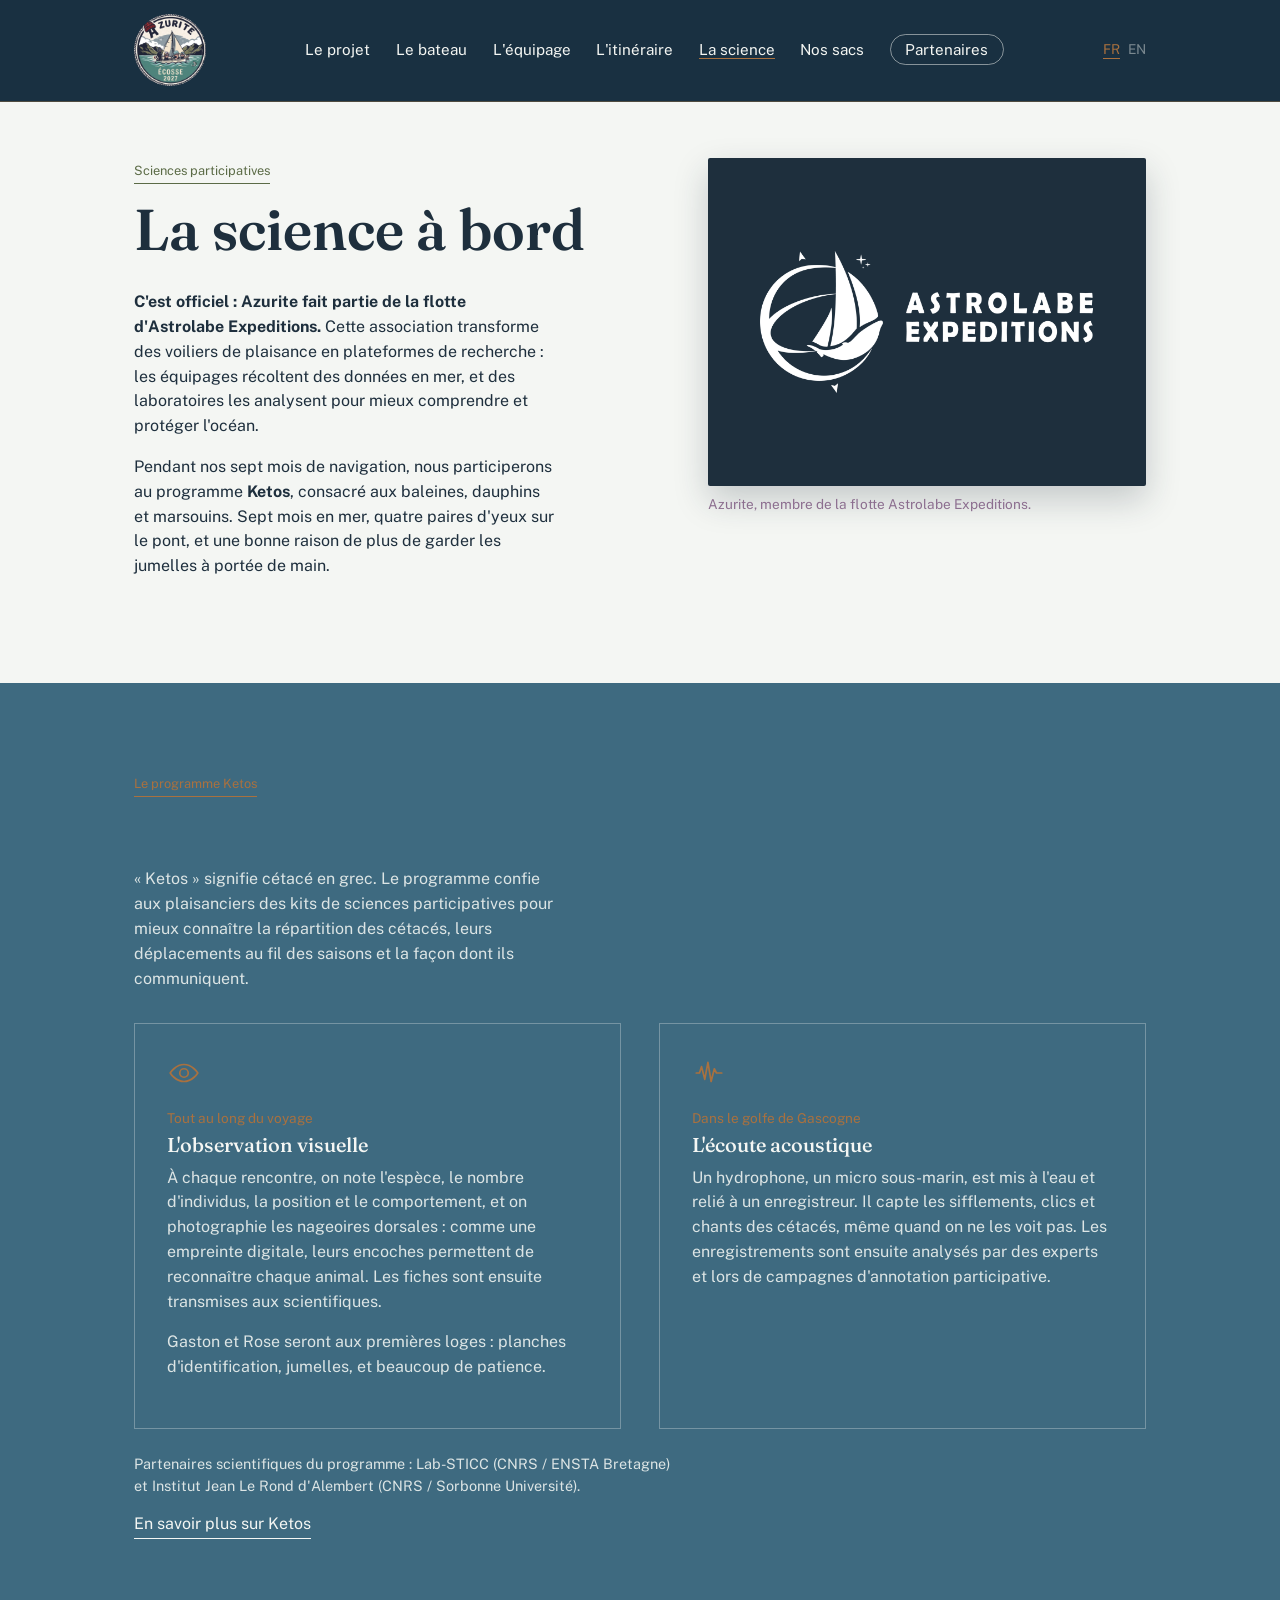
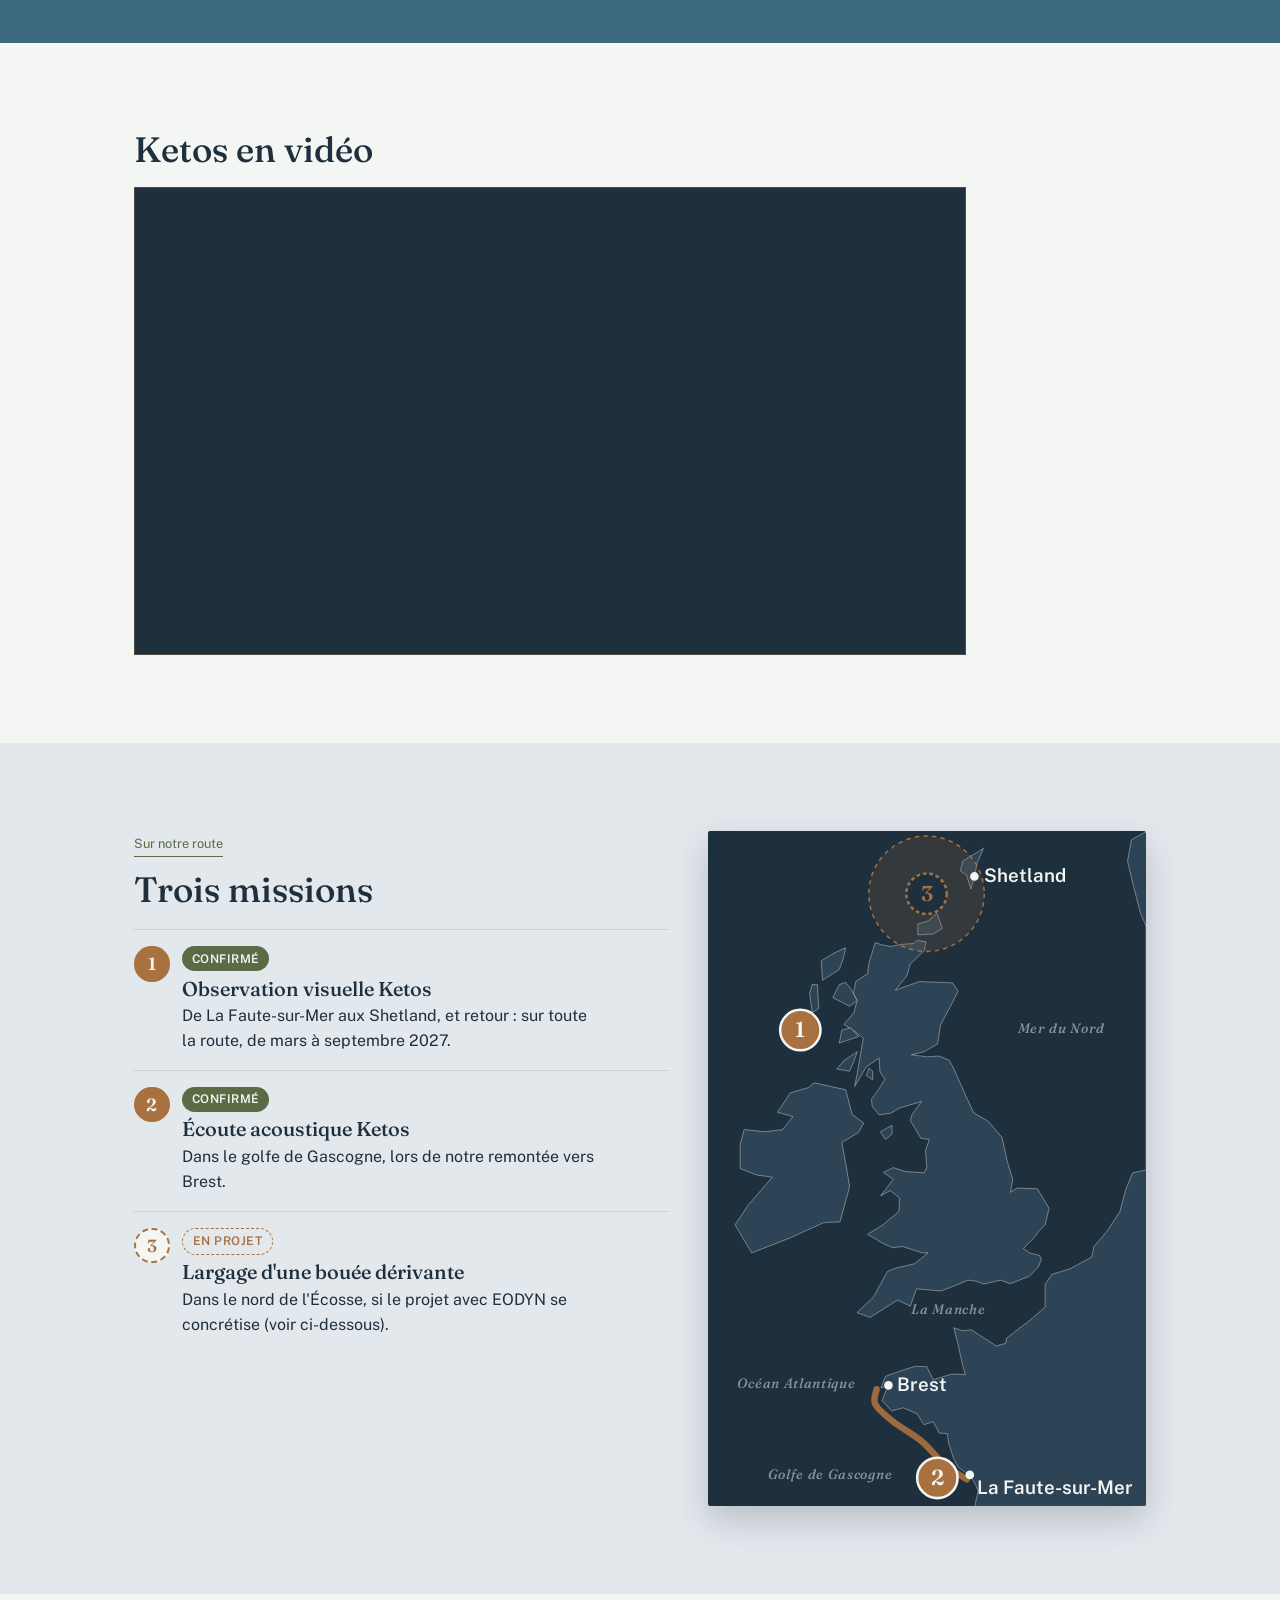
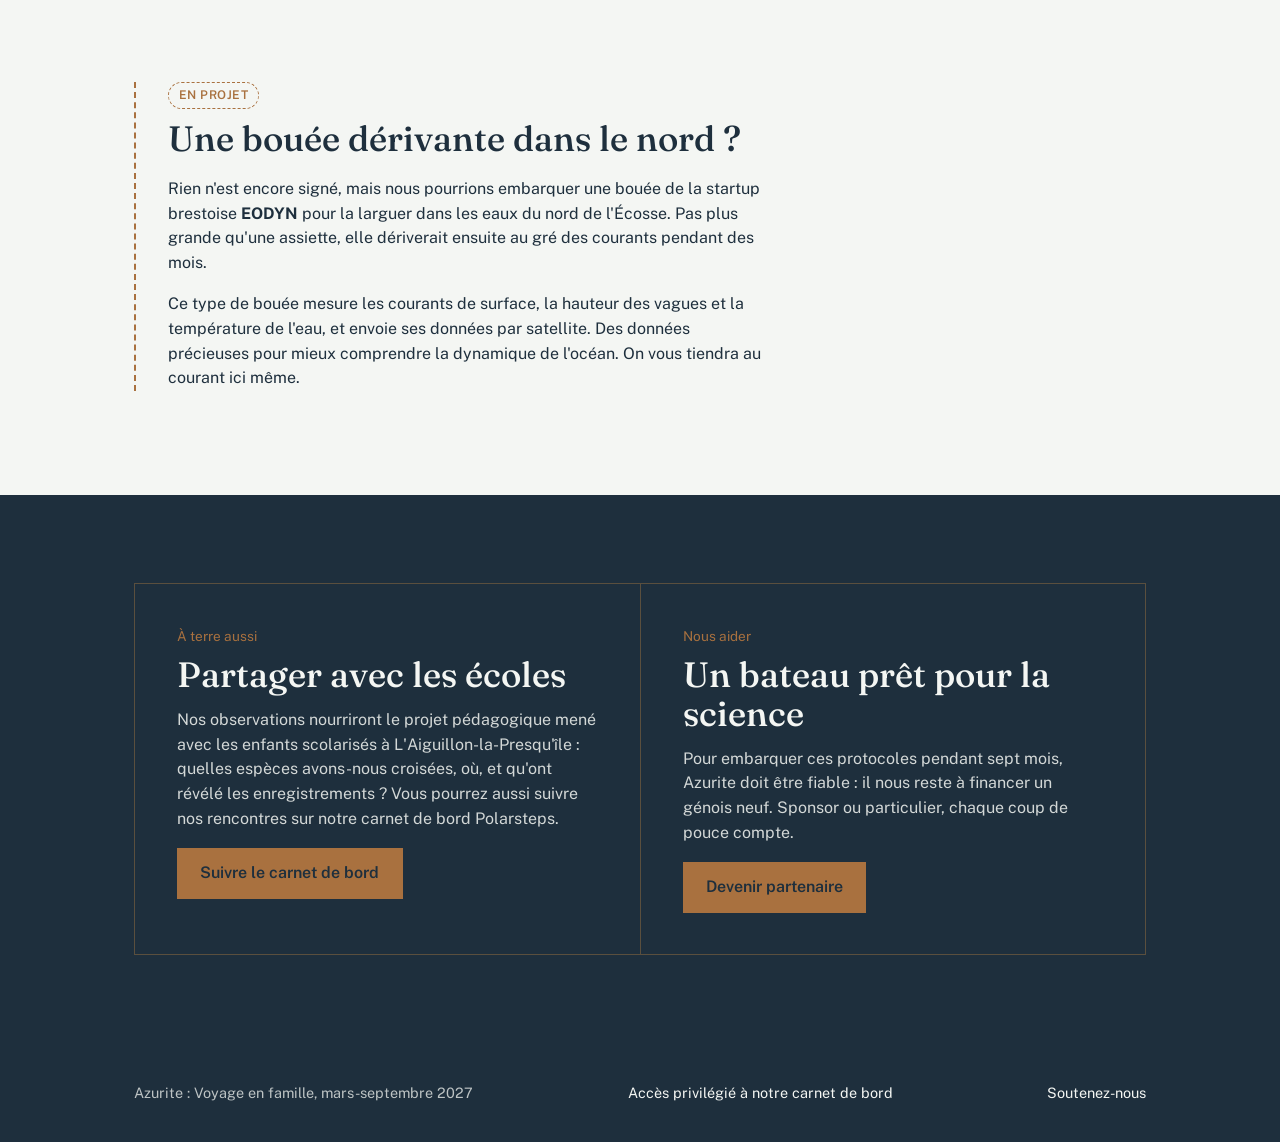
<file: science.html>
<!doctype html>
<html lang="fr">
<head>
<meta charset="utf-8">
<meta name="viewport" content="width=device-width, initial-scale=1">
<title data-i18n="meta.science.title">La science à bord</title>
<meta name="description" content="Azurite fait partie de la flotte d'Astrolabe Expeditions : observation visuelle et acoustique des cétacés avec le programme Ketos pendant notre voyage vers l'Écosse." data-i18n-content="meta.science.description">
<link rel="stylesheet" href="assets/style.css">
<link rel="icon" type="image/png" sizes="32x32" href="assets/img/favicon-32.png">
<link rel="icon" type="image/png" sizes="16x16" href="assets/img/favicon-16.png">
<link rel="apple-touch-icon" href="assets/img/apple-touch-icon.png">
</head>
<body>

<header class="site-header">
  <div class="container">
    <a href="index.html" class="wordmark logo-swap" aria-label="Accueil" data-i18n-aria="nav.logoAria">
      <img src="assets/img/logo-azurite-badge.jpg" alt="">
    </a>
    <button class="nav-toggle" aria-expanded="false" aria-label="Ouvrir le menu" data-i18n="nav.menuToggle" data-i18n-aria="nav.menuAria">Menu</button>
    <ul class="nav-links">
      <li><a href="index.html" data-i18n="nav.home">Le projet</a></li>
      <li><a href="bateau.html" data-i18n="nav.boat">Le bateau</a></li>
      <li><a href="equipage.html" data-i18n="nav.crew">L'équipage</a></li>
      <li><a href="trajet.html" data-i18n="nav.route">L'itinéraire</a></li>
      <li><a href="science.html" aria-current="page" data-i18n="nav.science">La science</a></li>
      <li><a href="sacs.html" data-i18n="nav.bags">Nos sacs</a></li>
      <li><a href="sponsors.html" class="nav-cta" data-i18n="nav.sponsors">Partenaires</a></li>
    </ul>
    <div class="lang-toggle" role="group" aria-label="Langue / Language">
      <button type="button" class="lang-btn" data-lang="fr" aria-pressed="true">FR</button>
      <button type="button" class="lang-btn" data-lang="en" aria-pressed="false">EN</button>
    </div>
  </div>
</header>

<!-- Intro -->
<section style="padding-top:3.5rem;">
  <div class="container two-col">
    <div>
      <span class="eyebrow-tag" data-i18n="science.eyebrow">Sciences participatives</span>
      <h1 data-i18n="science.title">La science à bord</h1>
      <p data-i18n="science.intro1"><strong>C'est officiel : Azurite fait partie de la flotte d'Astrolabe Expeditions.</strong> Cette association transforme des voiliers de plaisance en plateformes de recherche : les équipages récoltent des données en mer, et des laboratoires les analysent pour mieux comprendre et protéger l'océan.</p>
      <p data-i18n="science.intro2">Pendant nos sept mois de navigation, nous participerons au programme <strong>Ketos</strong>, consacré aux baleines, dauphins et marsouins. Sept mois en mer, quatre paires d'yeux sur le pont, et une bonne raison de plus de garder les jumelles à portée de main.</p>
    </div>
    <figure class="science-hero">
      <a href="https://www.astrolabe-expeditions.org/" class="science-hero-logo">
        <img src="assets/img/logo-astrolabe-blanc.png" width="1200" height="514" alt="Astrolabe Expeditions" data-i18n-alt="science.alt.hero">
      </a>
      <figcaption data-i18n="science.heroCaption">Azurite, membre de la flotte Astrolabe Expeditions.</figcaption>
    </figure>
  </div>
</section>

<!-- Ketos -->
<section class="section-sea">
  <div class="container">
    <span class="eyebrow-tag" style="color:var(--brass); border-color:var(--brass);" data-i18n="science.ketos.eyebrow">Le programme Ketos</span>
    <h2 data-i18n="science.ketos.title">Observer et écouter les cétacés</h2>
    <p data-i18n="science.ketos.intro">« Ketos » signifie cétacé en grec. Le programme confie aux plaisanciers des kits de sciences participatives pour mieux connaître la répartition des cétacés, leurs déplacements au fil des saisons et la façon dont ils communiquent.</p>
    <div class="science-cards">
      <article class="science-card">
        <svg viewBox="0 0 32 32" aria-hidden="true"><path d="M3 16s5-8 13-8 13 8 13 8-5 8-13 8S3 16 3 16z"/><circle cx="16" cy="16" r="4"/></svg>
        <span class="science-where" data-i18n="science.ketos.visual.where">Tout au long du voyage</span>
        <h3 data-i18n="science.ketos.visual.title">L'observation visuelle</h3>
        <p data-i18n="science.ketos.visual.text">À chaque rencontre, on note l'espèce, le nombre d'individus, la position et le comportement, et on photographie les nageoires dorsales : comme une empreinte digitale, leurs encoches permettent de reconnaître chaque animal. Les fiches sont ensuite transmises aux scientifiques.</p>
        <p data-i18n="science.ketos.visual.kids">Gaston et Rose seront aux premières loges : planches d'identification, jumelles, et beaucoup de patience.</p>
      </article>
      <article class="science-card">
        <svg viewBox="0 0 32 32" aria-hidden="true"><path d="M4 16h3l2-6 3 12 3-16 3 18 3-12 2 4h5"/></svg>
        <span class="science-where" data-i18n="science.ketos.acoustic.where">Dans le golfe de Gascogne</span>
        <h3 data-i18n="science.ketos.acoustic.title">L'écoute acoustique</h3>
        <p data-i18n="science.ketos.acoustic.text">Un hydrophone, un micro sous-marin, est mis à l'eau et relié à un enregistreur. Il capte les sifflements, clics et chants des cétacés, même quand on ne les voit pas. Les enregistrements sont ensuite analysés par des experts et lors de campagnes d'annotation participative.</p>
      </article>
    </div>
    <p class="science-partners" data-i18n="science.ketos.partners">Partenaires scientifiques du programme : Lab-STICC (CNRS / ENSTA Bretagne) et Institut Jean Le Rond d'Alembert (CNRS / Sorbonne Université).</p>
    <p><a href="https://www.astrolabe-expeditions.org/programme-de-sciences/ketos/" class="link-underline" style="color:var(--foam);" data-i18n="science.ketos.link">En savoir plus sur Ketos</a></p>
  </div>
</section>

<!-- Vidéo -->
<section>
  <div class="container">
    <h2 data-i18n="science.video.title">Ketos en vidéo</h2>
    <div class="science-video">
      <iframe src="https://www.youtube-nocookie.com/embed/Q4fvP4SxCgc?start=27" title="KETOS : Participatory citizen science for cetacean conservation" loading="lazy" allow="accelerometer; encrypted-media; gyroscope; picture-in-picture" allowfullscreen referrerpolicy="strict-origin-when-cross-origin"></iframe>
    </div>
  </div>
</section>

<!-- Où et quand -->
<section class="section-surf">
  <div class="container two-col">
    <div>
      <span class="eyebrow-tag" data-i18n="science.plan.eyebrow">Sur notre route</span>
      <h2 data-i18n="science.plan.title">Trois missions</h2>
      <ul class="science-plan">
        <li>
          <span class="science-status ok" data-i18n="science.status.confirmed">Confirmé</span>
          <span class="science-num" aria-hidden="true">1</span>
          <h3 data-i18n="science.plan.items.0.title">Observation visuelle Ketos</h3>
          <p data-i18n="science.plan.items.0.text">De La Faute-sur-Mer aux Shetland, et retour : sur toute la route, de mars à septembre 2027.</p>
        </li>
        <li>
          <span class="science-status ok" data-i18n="science.status.confirmed">Confirmé</span>
          <span class="science-num" aria-hidden="true">2</span>
          <h3 data-i18n="science.plan.items.1.title">Écoute acoustique Ketos</h3>
          <p data-i18n="science.plan.items.1.text">Dans le golfe de Gascogne, lors de notre remontée vers Brest.</p>
        </li>
        <li>
          <span class="science-status maybe" data-i18n="science.status.project">En projet</span>
          <span class="science-num maybe" aria-hidden="true">3</span>
          <h3 data-i18n="science.plan.items.2.title">Largage d'une bouée dérivante</h3>
          <p data-i18n="science.plan.items.2.text">Dans le nord de l'Écosse, si le projet avec EODYN se concrétise (voir ci-dessous).</p>
        </li>
      </ul>
    </div>
    <figure class="science-map-wrap">
      <svg class="science-map" viewBox="0 0 607 936" role="img" aria-labelledby="science-map-title">
      <title id="science-map-title" data-i18n="science.map.title">Carte : où se dérouleront nos trois missions scientifiques, de La Faute-sur-Mer aux Shetland</title>
      <rect width="607" height="936" class="map-sea"/>
      <path d="M631.7,465.0 L588.9,474.0 L580.0,495.0 L571.0,528.0 L553.2,555.0 L535.3,576.0 L531.8,591.0 L501.4,607.2 L476.5,615.0 L467.5,628.8 L467.5,660.0 L449.0,676.2 L414.0,703.2 L412.9,710.4 L399.7,714.0 L365.5,691.8 L352.6,693.0 L340.8,688.8 L346.2,709.8 L353.3,741.6 L356.9,753.6 L338.0,753.0 L312.3,760.8 L303.4,742.8 L287.3,742.2 L268.4,748.2 L246.3,756.0 L239.8,772.2 L251.6,769.2 L246.3,777.0 L241.3,789.6 L254.5,804.0 L270.5,799.8 L290.2,808.2 L299.1,823.2 L312.3,819.0 L320.5,834.6 L331.9,835.8 L333.7,849.0 L340.8,870.6 L346.9,882.0 L363.0,894.0 L369.4,903.0 L374.7,915.0 L371.2,930.0 L367.6,954.0 L631.7,954.0Z" class="map-land"/>
      <path d="M631.7,-12.0 L587.1,12.0 L581.7,42.0 L588.9,72.0 L599.6,114.0 L610.3,138.0 L610.3,162.0 L631.7,186.0Z" class="map-land"/>
      <path d="M290.2,151.8 L302.3,153.6 L300.1,165.6 L280.2,184.8 L275.9,200.4 L259.8,220.8 L272.3,216.0 L293.4,208.8 L339.0,210.6 L346.9,222.0 L336.2,243.0 L322.3,269.4 L318.3,295.2 L299.8,306.0 L281.9,310.2 L303.4,313.2 L320.5,312.0 L334.4,318.0 L339.0,325.8 L359.7,372.0 L368.3,390.6 L388.7,402.6 L407.6,424.8 L414.7,457.2 L422.6,483.6 L419.4,501.0 L428.3,495.0 L456.8,496.2 L472.9,523.2 L467.5,546.0 L458.6,555.0 L451.5,564.6 L437.2,579.0 L446.1,585.0 L459.7,588.6 L462.2,594.0 L457.9,604.8 L445.4,617.4 L419.4,627.6 L405.4,622.8 L382.2,628.2 L371.2,624.0 L360.5,622.8 L343.3,630.0 L323.0,637.8 L289.1,634.8 L280.5,658.8 L262.7,650.4 L224.8,674.4 L206.6,667.8 L229.1,646.8 L248.8,610.8 L260.5,606.0 L286.6,600.0 L305.1,585.0 L297.3,585.0 L269.5,576.0 L255.9,577.8 L242.7,571.8 L221.3,559.2 L242.7,546.0 L264.8,527.4 L265.5,508.8 L252.7,498.6 L239.5,505.8 L257.0,483.0 L243.4,473.4 L257.0,466.8 L273.7,472.2 L299.8,474.0 L303.4,466.8 L301.6,442.8 L306.9,427.8 L295.2,426.0 L280.5,401.4 L283.0,393.0 L296.2,375.0 L265.9,384.0 L253.4,391.2 L237.0,393.6 L227.7,381.6 L226.6,372.0 L237.0,357.6 L245.2,344.4 L238.4,333.6 L237.3,315.0 L219.5,327.0 L203.4,354.0 L207.0,336.0 L210.6,315.0 L215.2,287.4 L205.2,279.0 L188.4,268.2 L202.4,252.0 L206.6,235.2 L201.6,225.0 L205.2,208.2 L221.3,198.0 L223.1,183.0 L232.0,154.8 L240.9,157.8 L253.4,160.2 L268.0,157.2 L284.8,156.0Z" class="map-land"/>
      <path d="M147.4,349.2 L190.9,358.8 L199.9,393.0 L215.9,405.0 L208.4,418.2 L185.6,432.0 L192.7,471.0 L196.3,493.2 L183.1,541.8 L160.6,543.0 L114.2,564.0 L60.7,585.0 L37.5,546.0 L56.0,518.4 L89.2,480.0 L67.8,477.0 L44.6,468.0 L44.6,435.0 L50.0,414.0 L78.5,417.0 L103.5,414.0 L117.8,396.0 L96.4,390.0 L114.2,363.0 L139.2,355.8Z" class="map-land"/>
      <path d="M364.4,80.4 L369.4,63.0 L373.0,45.0 L381.9,24.0 L374.7,28.8 L362.2,36.0 L353.3,42.0 L349.8,55.2 L358.7,61.8Z" class="map-land"/>
      <path d="M290.9,144.0 L312.3,142.8 L324.8,135.0 L317.6,114.0 L305.1,124.8 L290.9,129.0Z" class="map-land"/>
      <path d="M190.9,162.0 L187.4,177.0 L182.0,192.0 L158.8,207.0 L157.0,180.0 L174.9,169.2Z" class="map-land"/>
      <path d="M151.7,213.0 L153.5,246.0 L144.5,252.0 L141.0,225.0 L144.5,213.0Z" class="map-land"/>
      <path d="M207.0,235.2 L196.3,243.0 L173.1,231.0 L182.0,213.0 L190.9,210.0 L198.1,219.0Z" class="map-land"/>
      <path d="M208.8,285.0 L182.0,294.0 L185.6,276.0 L198.1,273.0Z" class="map-land"/>
      <path d="M196.3,333.0 L178.4,330.0 L189.2,318.0 L207.0,306.0 L201.6,321.0Z" class="map-land"/>
      <path d="M255.2,408.0 L239.1,417.0 L246.3,427.8 L255.2,420.0Z" class="map-land"/>
      <path d="M228.4,345.0 L219.5,339.0 L223.1,328.8 L228.4,333.0Z" class="map-land"/>
      <circle cx="303" cy="87" r="80" class="map-zone"/>
      <path d="M358.7,898.8 C353.6,895.5 338.8,887.8 328.3,879.0 C317.9,870.2 308.1,856.0 296.2,846.0 C284.3,836.0 267.7,827.5 257.0,819.0 C246.3,810.5 235.8,802.5 232.0,795.0 C228.1,787.5 233.5,777.5 233.8,774.0" class="map-route map-route-acou"/>
      <circle cx="363.0" cy="892.8" r="6" class="map-town"/>
      <circle cx="250.2" cy="768.6" r="6" class="map-town"/>
      <circle cx="369.4" cy="63.0" r="6" class="map-town"/>
      <text x="373" y="919" text-anchor="start" class="map-place">La Faute-sur-Mer</text>
      <text x="262" y="777" text-anchor="start" class="map-place">Brest</text>
      <text x="383" y="71" text-anchor="start" class="map-place">Shetland</text>
      <text x="169" y="898" text-anchor="middle" class="map-sea-name" data-i18n="science.map.biscay">Golfe de Gascogne</text>
      <text x="122" y="772" text-anchor="middle" class="map-sea-name" data-i18n="science.map.atlantic">Océan Atlantique</text>
      <text x="490" y="280" text-anchor="middle" class="map-sea-name" data-i18n="science.map.northSea">Mer du Nord</text>
      <text x="333" y="670" text-anchor="middle" class="map-sea-name" data-i18n="science.map.channel">La Manche</text>
      <g class="map-marker " transform="translate(128 276)"><circle r="28"/><text y="10" text-anchor="middle">1</text></g>
      <g class="map-marker " transform="translate(318 897)"><circle r="28"/><text y="10" text-anchor="middle">2</text></g>
      <g class="map-marker maybe" transform="translate(303 87)"><circle r="28"/><text y="10" text-anchor="middle">3</text></g>
      </svg>
    </figure>
  </div>
</section>

<!-- EODYN -->
<section>
  <div class="container">
    <div class="science-project">
      <span class="science-status maybe" data-i18n="science.status.project">En projet</span>
      <h2 data-i18n="science.eodyn.title">Une bouée dérivante dans le nord ?</h2>
      <p data-i18n="science.eodyn.text1">Rien n'est encore signé, mais nous pourrions embarquer une bouée de la startup brestoise <strong>EODYN</strong> pour la larguer dans les eaux du nord de l'Écosse. Pas plus grande qu'une assiette, elle dériverait ensuite au gré des courants pendant des mois.</p>
      <p data-i18n="science.eodyn.text2">Ce type de bouée mesure les courants de surface, la hauteur des vagues et la température de l'eau, et envoie ses données par satellite. Des données précieuses pour mieux comprendre la dynamique de l'océan. On vous tiendra au courant ici même.</p>
    </div>
  </div>
</section>

<!-- Suivre / soutenir -->
<section class="section-dark">
  <div class="container">
    <div class="theme-split">
      <div class="theme-panel">
        <span class="kicker" data-i18n="science.follow.kicker">À terre aussi</span>
        <h2 data-i18n="science.follow.title">Partager avec les écoles</h2>
        <p data-i18n="science.follow.text">Nos observations nourriront le projet pédagogique mené avec les enfants scolarisés à L'Aiguillon-la-Presqu'île : quelles espèces avons-nous croisées, où, et qu'ont révélé les enregistrements ? Vous pourrez aussi suivre nos rencontres sur notre carnet de bord Polarsteps.</p>
        <a href="https://www.polarsteps.com/ThomasCornilleau/29291431-azurite-en-ecosse?mode=plan" class="btn" data-i18n="science.follow.cta">Suivre le carnet de bord</a>
      </div>
      <div class="theme-panel">
        <span class="kicker" data-i18n="science.support.kicker">Nous aider</span>
        <h2 data-i18n="science.support.title">Un bateau prêt pour la science</h2>
        <p data-i18n="science.support.text">Pour embarquer ces protocoles pendant sept mois, Azurite doit être fiable : il nous reste à financer un génois neuf. Sponsor ou particulier, chaque coup de pouce compte.</p>
        <a href="sponsors.html" class="btn" data-i18n="science.support.cta">Devenir partenaire</a>
      </div>
    </div>
  </div>
</section>

<footer class="site-footer">
  <div class="container footer-grid">
    <div data-i18n="footer.tagline">Azurite : Voyage en famille, mars-septembre 2027</div>
    <div><a href="https://www.polarsteps.com/ThomasCornilleau/29291431-azurite-en-ecosse?mode=plan" data-i18n="footer.polarsteps">Accès privilégié à notre carnet de bord</a></div>
    <div><a href="sponsors.html" data-i18n="footer.sponsorCta">Devenir sponsor</a></div>
  </div>
</footer>

<script src="assets/i18n.js"></script>
<script src="assets/script.js"></script>
</body>
</html>
</file>
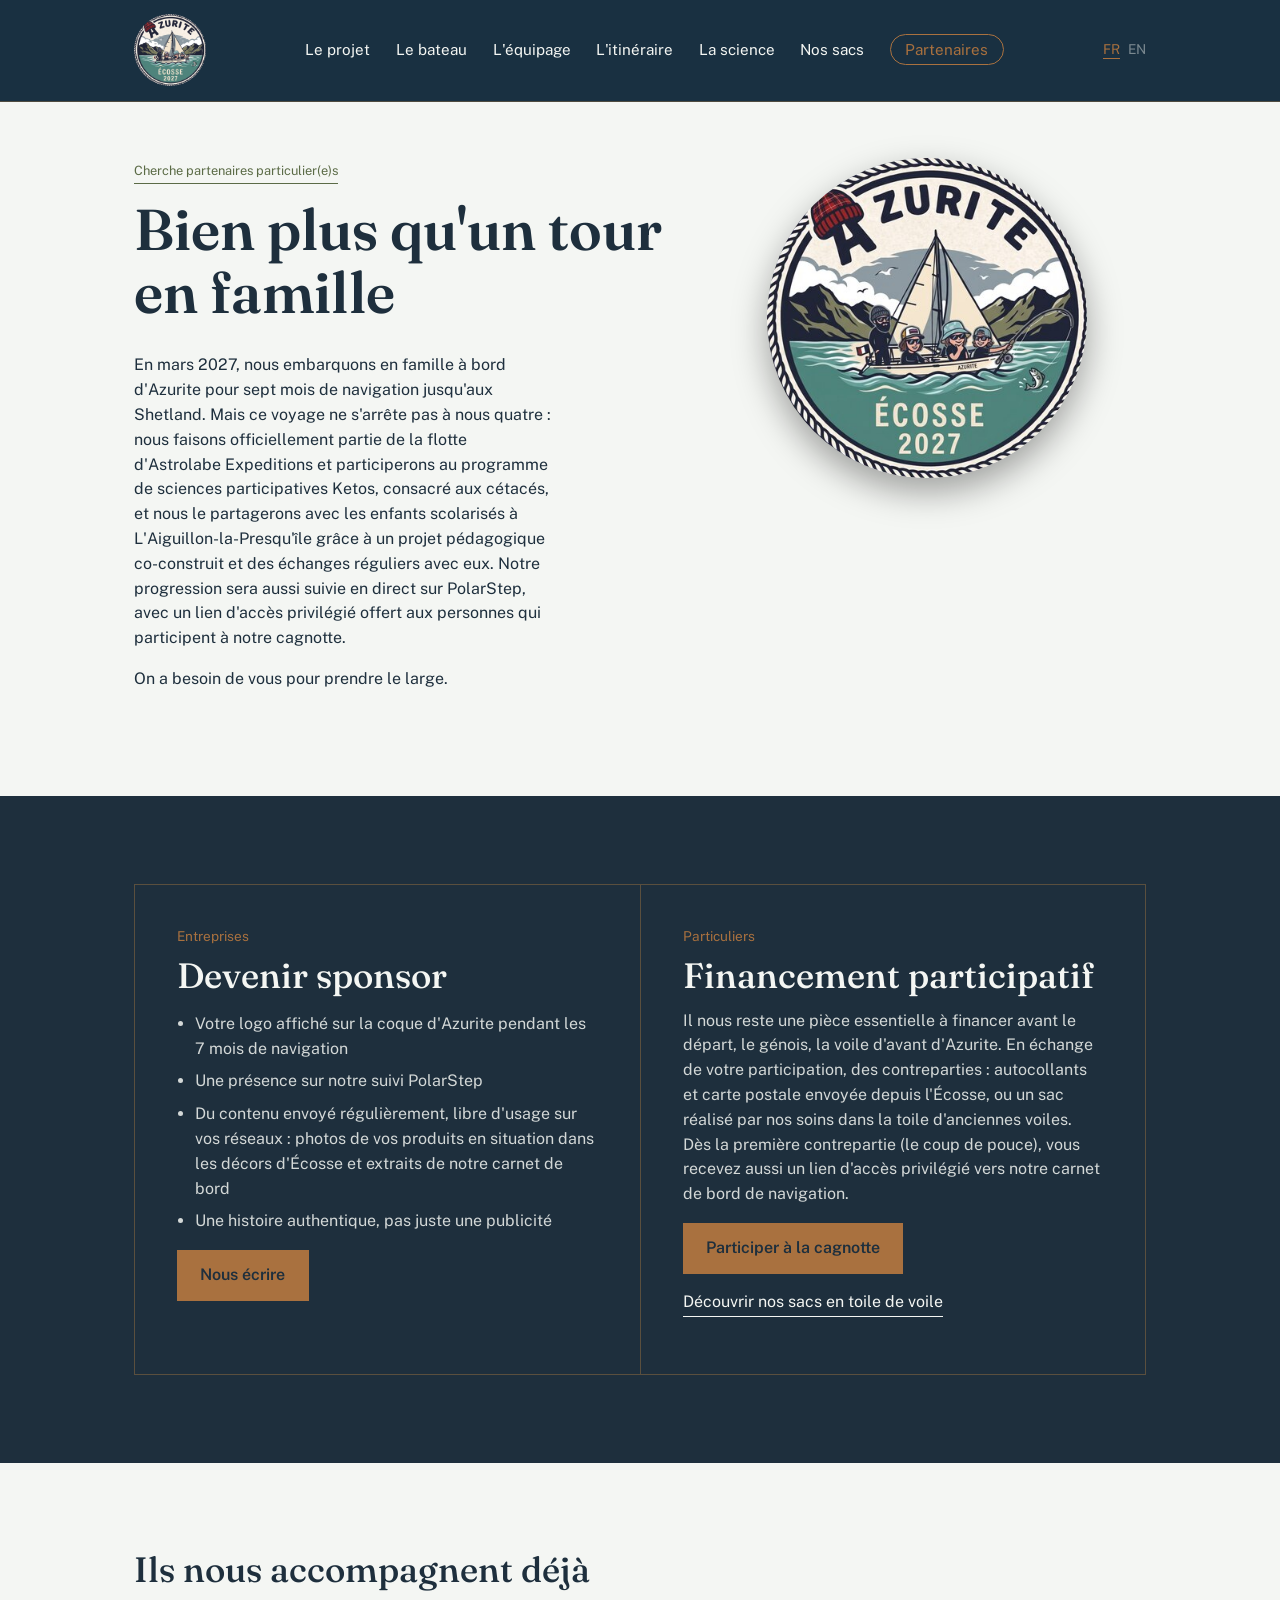
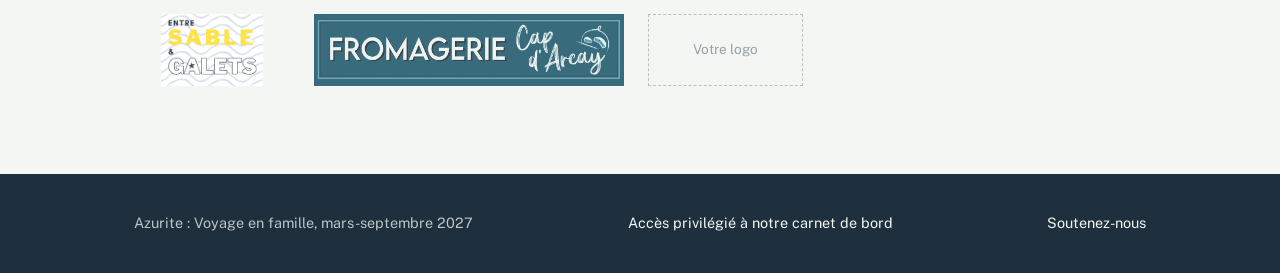
<file: sponsors.html>
<!doctype html>
<html lang="fr">
<head>
<meta charset="utf-8">
<meta name="viewport" content="width=device-width, initial-scale=1">
<title data-i18n="meta.sponsors.title">Sponsors</title>
<meta name="description" content="Devenir sponsor du voyage d'Azurite : visibilité, histoire authentique, ancrage local." data-i18n-content="meta.sponsors.description">
<link rel="stylesheet" href="assets/style.css">
<link rel="icon" type="image/png" sizes="32x32" href="assets/img/favicon-32.png">
<link rel="icon" type="image/png" sizes="16x16" href="assets/img/favicon-16.png">
<link rel="apple-touch-icon" href="assets/img/apple-touch-icon.png">
</head>
<body>

<header class="site-header">
  <div class="container">
    <a href="index.html" class="wordmark logo-swap" aria-label="Accueil" data-i18n-aria="nav.logoAria">
      <img src="assets/img/logo-azurite-badge.jpg" alt="">
    </a>
    <button class="nav-toggle" aria-expanded="false" aria-label="Ouvrir le menu" data-i18n="nav.menuToggle" data-i18n-aria="nav.menuAria">Menu</button>
    <ul class="nav-links">
      <li><a href="index.html" data-i18n="nav.home">Le projet</a></li>
      <li><a href="bateau.html" data-i18n="nav.boat">Le bateau</a></li>
      <li><a href="equipage.html" data-i18n="nav.crew">L'équipage</a></li>
      <li><a href="trajet.html" data-i18n="nav.route">L'itinéraire</a></li>
      <li><a href="science.html" data-i18n="nav.science">La science</a></li>
      <li><a href="sacs.html" data-i18n="nav.bags">Nos sacs</a></li>
      <li><a href="sponsors.html" aria-current="page" class="nav-cta" data-i18n="nav.sponsors">Partenaires</a></li>
    </ul>
    <div class="lang-toggle" role="group" aria-label="Langue / Language">
      <button type="button" class="lang-btn" data-lang="fr" aria-pressed="true">FR</button>
      <button type="button" class="lang-btn" data-lang="en" aria-pressed="false">EN</button>
    </div>
  </div>
</header>

<section style="padding-top:3.5rem;">
  <div class="container two-col">
    <div>
      <span class="eyebrow-tag" data-i18n="sponsors.eyebrow">Sponsors</span>
      <h1 data-i18n="sponsors.title">Bien plus qu'un tour en famille</h1>
      <p data-i18n="sponsors.intro">En mars 2027, nous embarquons en famille à bord d'Azurite pour sept mois de navigation jusqu'aux Shetland. Mais ce voyage ne s'arrête pas à nous quatre : nous faisons officiellement partie de la flotte d'Astrolabe Expeditions et participerons au programme de sciences participatives Ketos, consacré aux cétacés, et nous le partagerons avec les enfants scolarisés à L'Aiguillon-la-Presqu'île grâce à un projet pédagogique co-construit et des échanges réguliers avec eux. Notre progression sera aussi suivie en direct sur PolarStep, avec un lien d'accès privilégié offert aux personnes qui participent à notre cagnotte.</p>
      <p data-i18n="sponsors.pitch"><strong>On a besoin de vous pour prendre le large.</strong></p>
    </div>
    <div class="help-logo">
      <img src="assets/img/logo-azurite-badge.jpg" alt="Azurite, Écosse 2027">
    </div>
  </div>
</section>

<section class="section-dark">
  <div class="container">
    <div class="theme-split">
      <div class="theme-panel">
        <span class="kicker" data-i18n="sponsors.panelSponsor.kicker">Entreprises</span>
        <h2 data-i18n="sponsors.panelSponsor.title">Devenir sponsor</h2>
        <ul>
          <li data-i18n="sponsors.benefits.0">Votre logo affiché sur la coque d'Azurite pendant les 7 mois de navigation</li>
          <li data-i18n="sponsors.benefits.1">Une présence sur notre suivi PolarStep</li>
          <li data-i18n="sponsors.benefits.2">Du contenu envoyé régulièrement, libre d'usage sur vos réseaux : photos de vos produits en situation dans les décors d'Écosse et extraits de notre carnet de bord</li>
          <li data-i18n="sponsors.benefits.3">Une histoire authentique, pas juste une publicité</li>
        </ul>
        <a href="mailto:thomas.cornilleau@hotmail.fr" class="btn" data-i18n="sponsors.contactCta">Nous écrire</a>
      </div>
      <div class="theme-panel">
        <span class="kicker" data-i18n="sponsors.panelCagnotte.kicker">Particuliers</span>
        <h2 data-i18n="sponsors.panelCagnotte.title">Financement participatif</h2>
        <p data-i18n="sponsors.panelCagnotte.text">Il nous reste une pièce essentielle à financer avant le départ, le génois, la voile d'avant d'Azurite. En échange de votre participation, des contreparties : autocollants et carte postale envoyée depuis l'Écosse, ou un sac réalisé par nos soins dans la toile d'anciennes voiles. Dès la première contrepartie (le coup de pouce), vous recevez aussi un lien d'accès privilégié vers notre carnet de bord de navigation.</p>
        <a href="https://www.onparticipe.fr/c/LPte6aKr" class="btn" data-i18n="sponsors.cagnotteCta">Participer à la cagnotte</a>
        <p style="margin-top:1rem;"><a href="sacs.html" class="link-underline" style="color:var(--foam);" data-i18n="sponsors.bagsLink">Découvrir nos sacs en toile de voile</a></p>
      </div>
    </div>
  </div>
</section>

<section>
  <div class="container">
    <h2 data-i18n="sponsors.logosTitle">Ils nous accompagnent déjà</h2>
    <div class="logo-wall">
      <div class="logo-filled"><img src="assets/img/sponsor-sable-et-galets.jpg" alt="Entre Sable & Galets"></div>
      <div class="logo-filled logo-wide"><img src="assets/img/sponsor-fromagerie-cap-darcay.jpg" alt="Fromagerie Cap d'Arcay"></div>
      <div class="logo-slot" data-i18n="sponsors.logoSlot">Votre logo</div>
    </div>
  </div>
</section>

<footer class="site-footer">
  <div class="container footer-grid">
    <div data-i18n="footer.tagline">Azurite : Voyage en famille, mars-septembre 2027</div>
    <div><a href="https://www.polarsteps.com/ThomasCornilleau/29291431-azurite-en-ecosse?mode=plan" data-i18n="footer.polarsteps">Accès privilégié à notre carnet de bord</a></div>
    <div><a href="sponsors.html" data-i18n="footer.sponsorCta">Devenir sponsor</a></div>
  </div>
</footer>

<script src="assets/i18n.js"></script>
<script src="assets/script.js"></script>
</body>
</html>
</file>
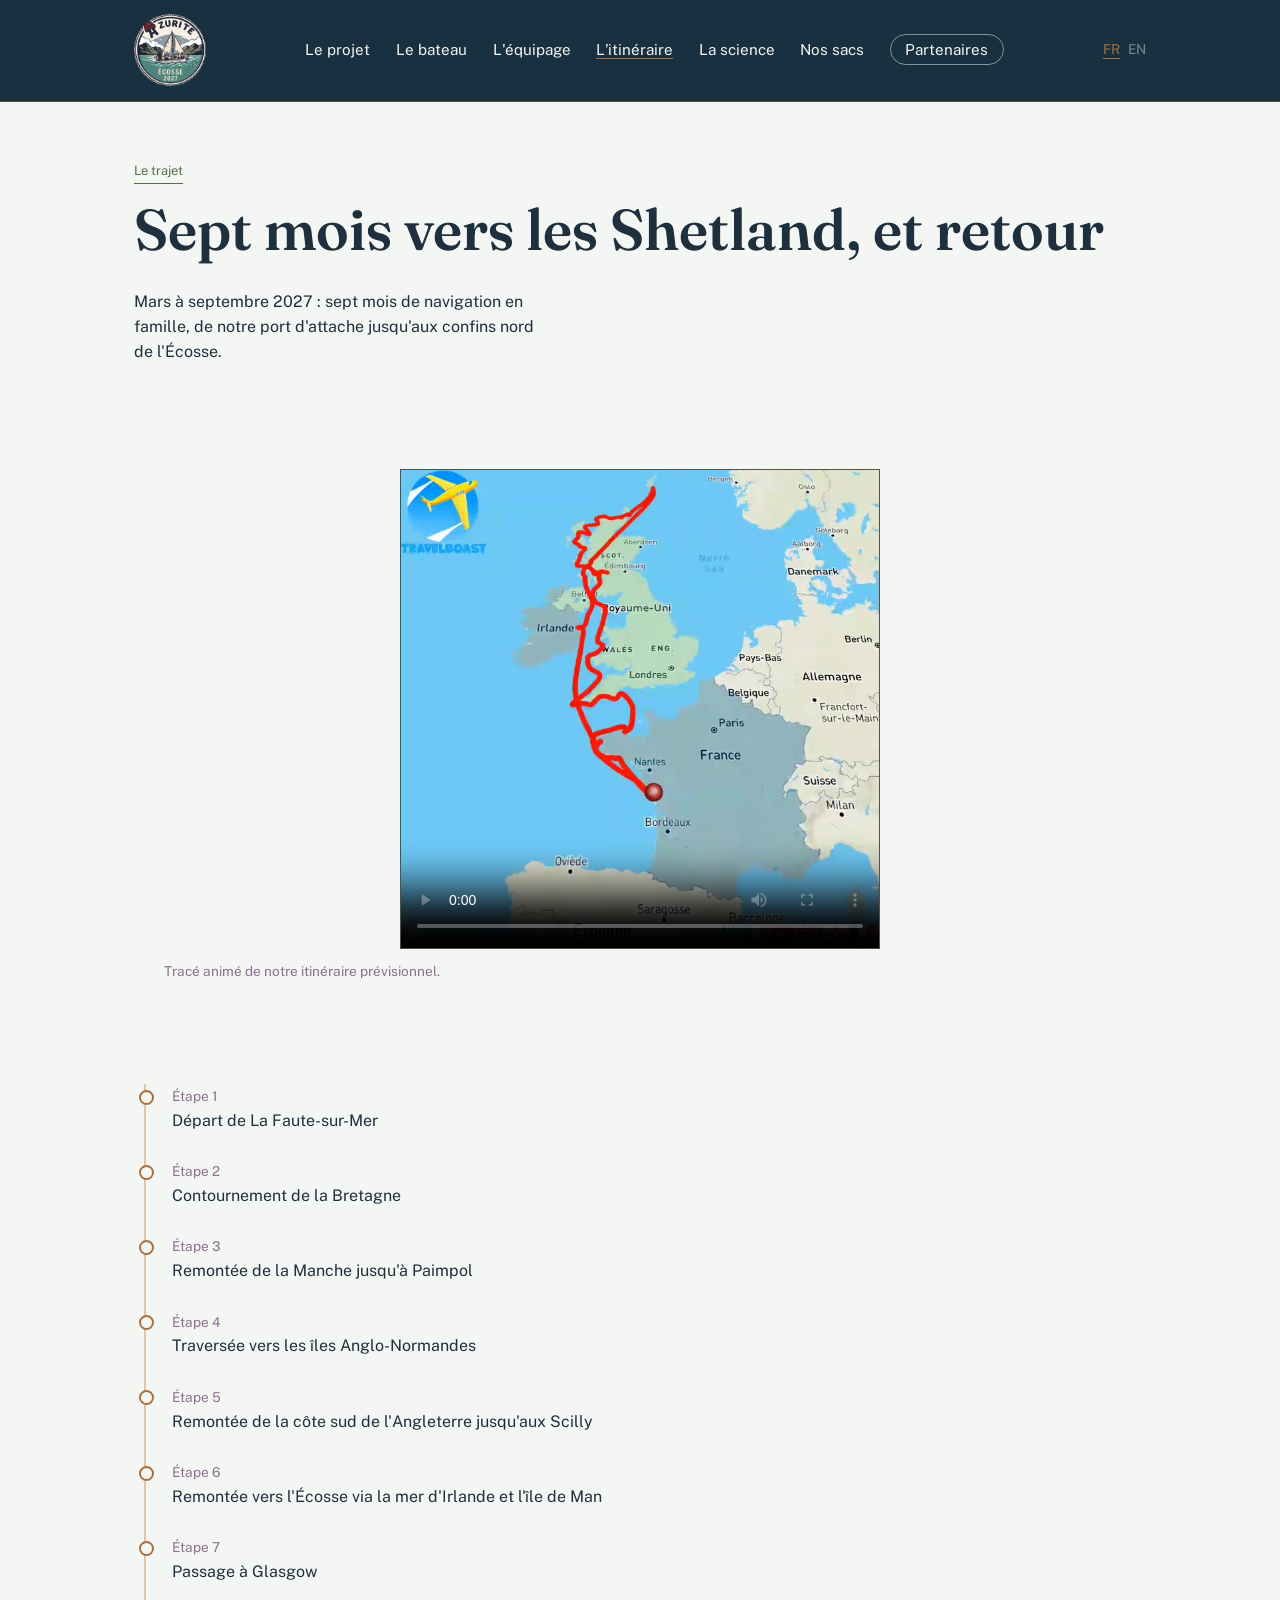
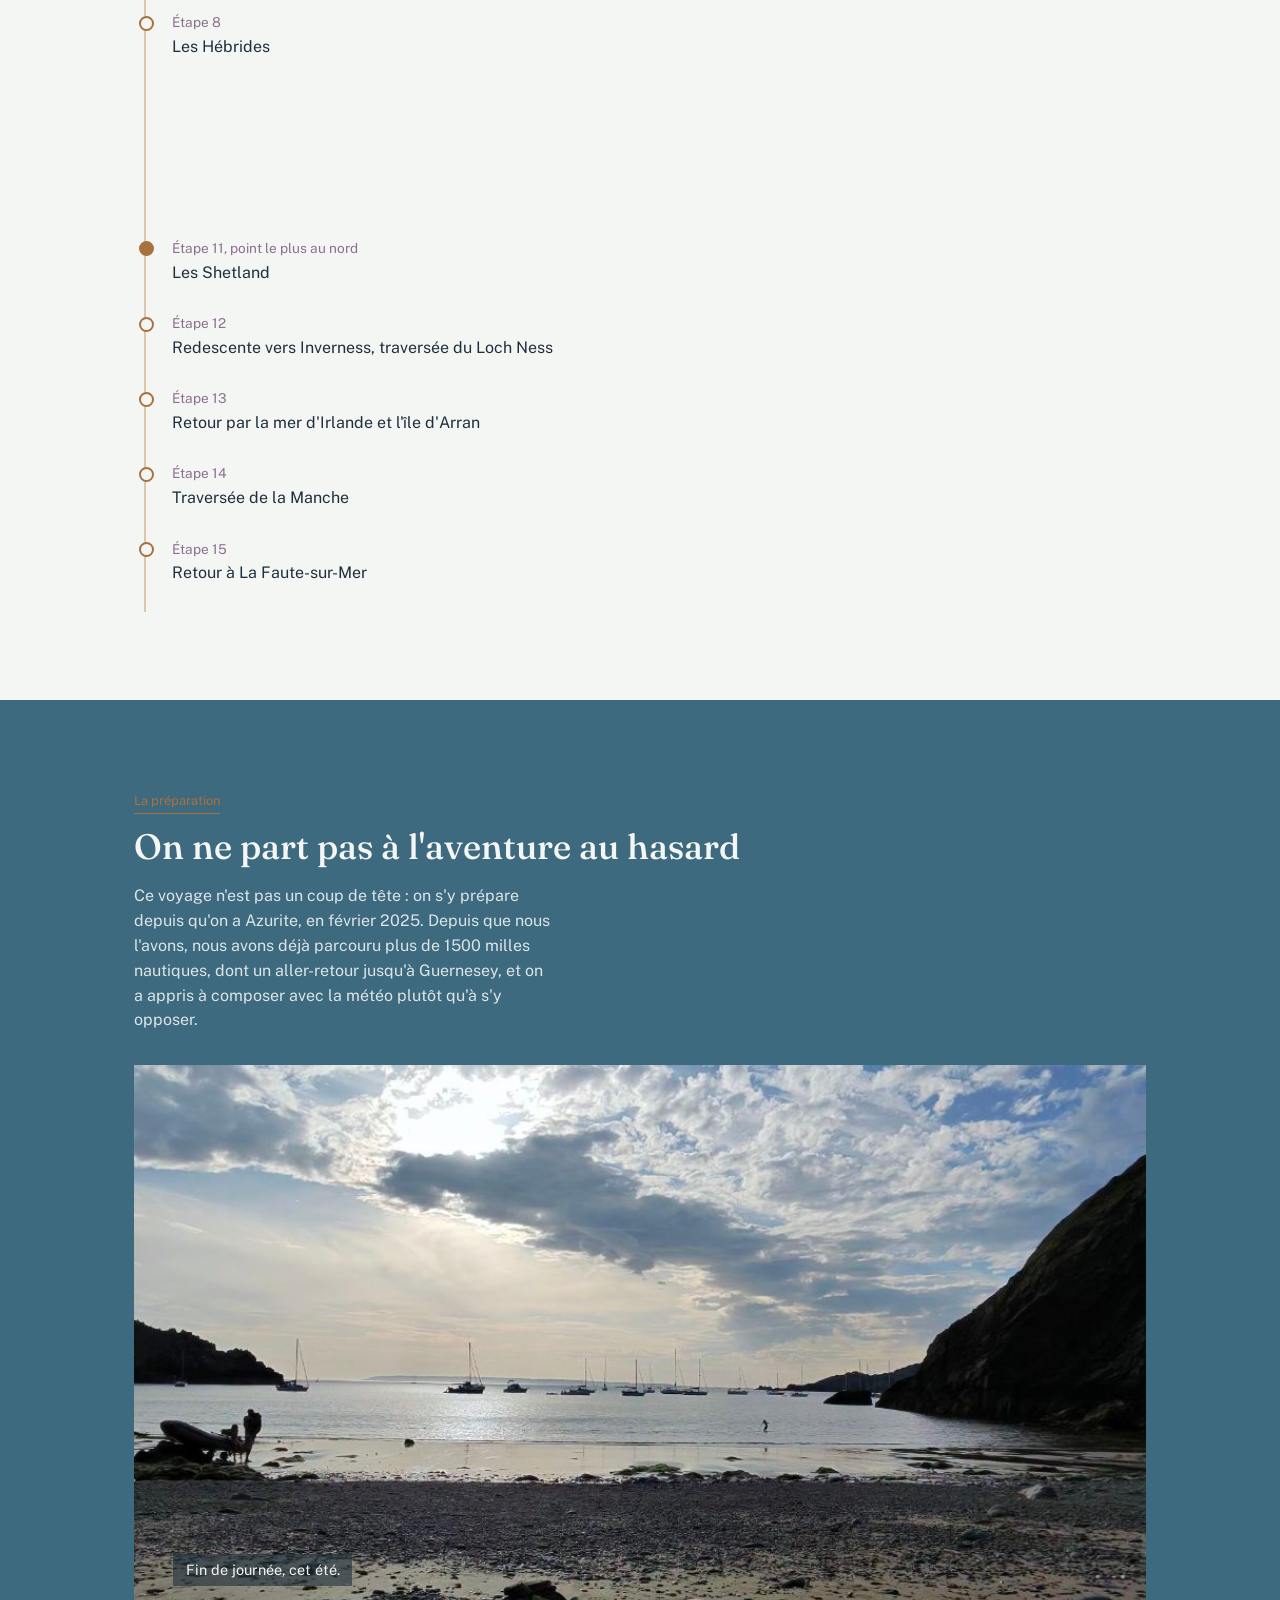
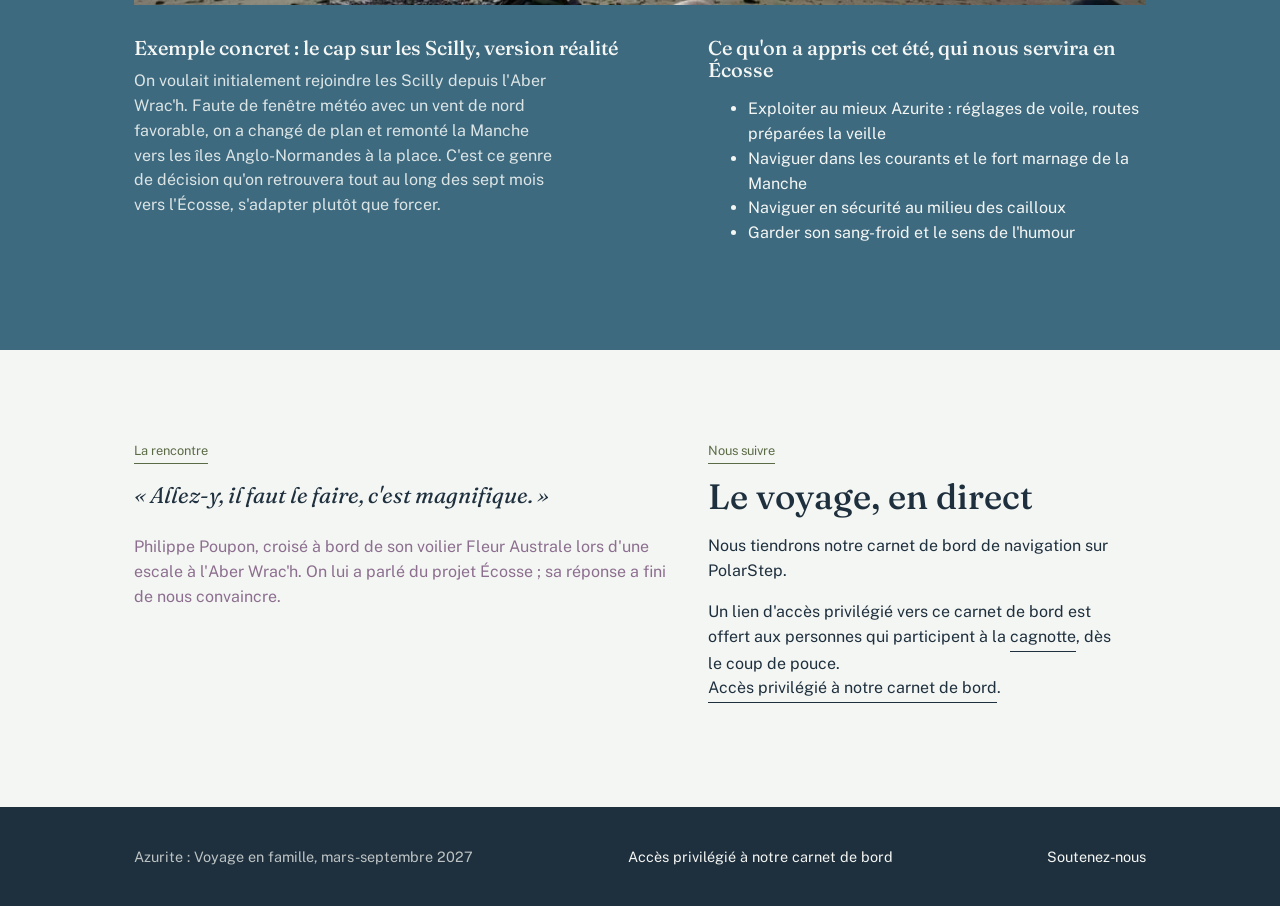
<file: trajet.html>
<!doctype html>
<html lang="fr">
<head>
<meta charset="utf-8">
<meta name="viewport" content="width=device-width, initial-scale=1">
<title data-i18n="meta.trajet.title">Le trajet</title>
<meta name="description" content="Sept mois de navigation en famille : de La Faute-sur-Mer aux Shetland, et retour." data-i18n-content="meta.trajet.description">
<link rel="stylesheet" href="assets/style.css">
<link rel="icon" type="image/png" sizes="32x32" href="assets/img/favicon-32.png">
<link rel="icon" type="image/png" sizes="16x16" href="assets/img/favicon-16.png">
<link rel="apple-touch-icon" href="assets/img/apple-touch-icon.png">
</head>
<body>

<header class="site-header">
  <div class="container">
    <a href="index.html" class="wordmark logo-swap" aria-label="Accueil" data-i18n-aria="nav.logoAria">
      <img src="assets/img/logo-azurite-badge.jpg" alt="">
    </a>
    <button class="nav-toggle" aria-expanded="false" aria-label="Ouvrir le menu" data-i18n="nav.menuToggle" data-i18n-aria="nav.menuAria">Menu</button>
    <ul class="nav-links">
      <li><a href="index.html" data-i18n="nav.home">Le projet</a></li>
      <li><a href="bateau.html" data-i18n="nav.boat">Le bateau</a></li>
      <li><a href="equipage.html" data-i18n="nav.crew">L'équipage</a></li>
      <li><a href="trajet.html" aria-current="page" data-i18n="nav.route">L'itinéraire</a></li>
      <li><a href="science.html" data-i18n="nav.science">La science</a></li>
      <li><a href="sacs.html" data-i18n="nav.bags">Nos sacs</a></li>
      <li><a href="sponsors.html" class="nav-cta" data-i18n="nav.sponsors">Partenaires</a></li>
    </ul>
    <div class="lang-toggle" role="group" aria-label="Langue / Language">
      <button type="button" class="lang-btn" data-lang="fr" aria-pressed="true">FR</button>
      <button type="button" class="lang-btn" data-lang="en" aria-pressed="false">EN</button>
    </div>
  </div>
</header>

<section style="padding-top:3.5rem;">
  <div class="container">
    <span class="eyebrow-tag" data-i18n="trajet.eyebrow">Le trajet</span>
    <h1 data-i18n="trajet.title">Sept mois vers les Shetland, et retour</h1>
    <p data-i18n="trajet.intro">Mars à septembre 2027 : sept mois de navigation en famille, de notre port d'attache jusqu'aux confins nord de l'Écosse.</p>
  </div>
</section>

<section style="padding-top:0;">
  <div class="container">
    <div class="route-video-wrap">
      <video controls preload="metadata" poster="assets/img/navigation-manche-poster.jpg" playsinline>
        <source src="assets/video/navigation-manche.mp4" type="video/mp4">
        <span data-i18n="trajet.videoFallback">Votre navigateur ne supporte pas la lecture vidéo.</span> <a href="assets/video/navigation-manche.mp4" data-i18n="trajet.videoDownload">Télécharger la vidéo</a>.
      </video>
    </div>
    <p style="font-size:0.85rem; color:var(--heather); text-align:center; margin-top:0.8rem;" data-i18n="trajet.videoCaption">Tracé animé de notre itinéraire prévisionnel.</p>
  </div>
</section>

<section style="padding-top:0;">
  <div class="container">
    <ol class="waypoints">
      <li><span class="leg-num" data-i18n="trajet.waypoints.1.legNum">Étape 1</span><br><span data-i18n="trajet.waypoints.1.name">Départ de La Faute-sur-Mer</span></li>
      <li><span class="leg-num" data-i18n="trajet.waypoints.2.legNum">Étape 2</span><br><span data-i18n="trajet.waypoints.2.name">Contournement de la Bretagne</span></li>
      <li><span class="leg-num" data-i18n="trajet.waypoints.3.legNum">Étape 3</span><br><span data-i18n="trajet.waypoints.3.name">Remontée de la Manche jusqu'à Paimpol</span></li>
      <li><span class="leg-num" data-i18n="trajet.waypoints.4.legNum">Étape 4</span><br><span data-i18n="trajet.waypoints.4.name">Traversée vers les îles Anglo-Normandes</span></li>
      <li><span class="leg-num" data-i18n="trajet.waypoints.5.legNum">Étape 5</span><br><span data-i18n="trajet.waypoints.5.name">Remontée de la côte sud de l'Angleterre jusqu'aux Scilly</span></li>
      <li><span class="leg-num" data-i18n="trajet.waypoints.6.legNum">Étape 6</span><br><span data-i18n="trajet.waypoints.6.name">Remontée vers l'Écosse via la mer d'Irlande et l'île de Man</span></li>
      <li><span class="leg-num" data-i18n="trajet.waypoints.7.legNum">Étape 7</span><br><span data-i18n="trajet.waypoints.7.name">Passage à Glasgow</span></li>
      <li><span class="leg-num" data-i18n="trajet.waypoints.8.legNum">Étape 8</span><br><span data-i18n="trajet.waypoints.8.name">Les Hébrides</span></li>
      <li><span class="leg-num" data-i18n="trajet.waypoints.9.legNum">Étape 9</span><br><span data-i18n="trajet.waypoints.9.name">Cap sur Thurso, à la pointe nord de l'Écosse</span></li>
      <li><span class="leg-num" data-i18n="trajet.waypoints.10.legNum">Étape 10</span><br><span data-i18n="trajet.waypoints.10.name">Les Orkney</span></li>
      <li class="leg-end"><span class="leg-num" data-i18n="trajet.waypoints.11.legNum">Étape 11, point le plus au nord</span><br><span data-i18n="trajet.waypoints.11.name">Les Shetland</span></li>
      <li><span class="leg-num" data-i18n="trajet.waypoints.12.legNum">Étape 12</span><br><span data-i18n="trajet.waypoints.12.name">Redescente vers Inverness, traversée du Loch Ness</span></li>
      <li><span class="leg-num" data-i18n="trajet.waypoints.13.legNum">Étape 13</span><br><span data-i18n="trajet.waypoints.13.name">Retour par la mer d'Irlande et l'île d'Arran</span></li>
      <li><span class="leg-num" data-i18n="trajet.waypoints.14.legNum">Étape 14</span><br><span data-i18n="trajet.waypoints.14.name">Traversée de la Manche</span></li>
      <li><span class="leg-num" data-i18n="trajet.waypoints.15.legNum">Étape 15</span><br><span data-i18n="trajet.waypoints.15.name">Retour à La Faute-sur-Mer</span></li>
    </ol>
  </div>
</section>

<section class="section-sea">
  <div class="container">
    <span class="eyebrow-tag" style="color:var(--brass); border-color:var(--brass);" data-i18n="trajet.prepEyebrow">La préparation</span>
    <h2 data-i18n="trajet.prepTitle">On ne part pas à l'aventure au hasard</h2>
    <p data-i18n="trajet.prepText">Ce voyage n'est pas un coup de tête : on s'y prépare depuis qu'on a Azurite, en février 2025. Depuis que nous l'avons, nous avons déjà parcouru plus de 1500 milles nautiques, dont un aller-retour jusqu'à Guernesey, et on a appris à composer avec la météo plutôt qu'à s'y opposer.</p>

    <figure class="photo-break" style="margin:2rem 0;">
      <img src="assets/img/plage-galets-soir.jpg" alt="Soir sur une plage de galets, face aux voiliers au mouillage" data-i18n-alt="trajet.prepPhotoAlt" loading="lazy">
      <figcaption data-i18n="trajet.prepPhotoCaption">Fin de journée, cet été, avant l'Écosse.</figcaption>
    </figure>

    <div class="two-col" style="margin-top:2rem;">
      <div>
        <h3 data-i18n="trajet.scillyTitle">Exemple concret : le cap sur les Scilly, version réalité</h3>
        <p data-i18n="trajet.scillyText">On voulait initialement rejoindre les Scilly depuis l'Aber Wrac'h. Faute de fenêtre météo avec un vent de nord favorable, on a changé de plan et remonté la Manche vers les îles Anglo-Normandes à la place. C'est ce genre de décision qu'on retrouvera tout au long des sept mois vers l'Écosse, s'adapter plutôt que forcer.</p>
      </div>
      <div>
        <h3 data-i18n="trajet.learnedTitle">Ce qu'on a appris cet été, qui nous servira en Écosse</h3>
        <ul>
          <li data-i18n="trajet.learnedItems.0">Exploiter au mieux Azurite : réglages de voile, routes préparées la veille</li>
          <li data-i18n="trajet.learnedItems.1">Naviguer dans les courants et le fort marnage de la Manche</li>
          <li data-i18n="trajet.learnedItems.2">Naviguer en sécurité au milieu des cailloux</li>
          <li data-i18n="trajet.learnedItems.3">Garder son sang-froid et le sens de l'humour</li>
        </ul>
      </div>
    </div>
  </div>
</section>

<section>
  <div class="container two-col">
    <div>
      <span class="eyebrow-tag" data-i18n="trajet.encounterEyebrow">La rencontre</span>
      <p style="font-family:var(--font-display); font-style:italic; font-size:1.4rem; max-width:32rem;" data-i18n="trajet.quote">« Allez-y, il faut le faire, c'est magnifique. »</p>
      <p style="color:var(--heather); max-width:none;" data-i18n="trajet.quoteAuthor">Philippe Poupon, croisé à bord de son voilier Fleur Australe lors d'une escale à l'Aber Wrac'h. On lui a parlé du projet Écosse ; sa réponse a fini de nous convaincre.</p>
    </div>
    <div>
      <span class="eyebrow-tag" data-i18n="trajet.followEyebrow">Nous suivre</span>
      <h2 data-i18n="trajet.followTitle">Le voyage, en direct</h2>
      <p data-i18n="trajet.followIntro">Nous tiendrons notre carnet de bord de navigation sur PolarStep.</p>
      <p data-i18n="trajet.followText">Un lien d'accès privilégié vers ce carnet de bord est offert aux personnes qui participent à la <a href="https://www.onparticipe.fr/c/LPte6aKr" class="link-underline">cagnotte</a>, dès le coup de pouce. <a href="https://www.polarsteps.com/ThomasCornilleau/29291431-azurite-en-ecosse?mode=plan" class="link-underline">Accès privilégié à notre carnet de bord</a>.</p>
    </div>
  </div>
</section>

<footer class="site-footer">
  <div class="container footer-grid">
    <div data-i18n="footer.tagline">Azurite : Voyage en famille, mars-septembre 2027</div>
    <div><a href="https://www.polarsteps.com/ThomasCornilleau/29291431-azurite-en-ecosse?mode=plan" data-i18n="footer.polarsteps">Accès privilégié à notre carnet de bord</a></div>
    <div><a href="sponsors.html" data-i18n="footer.sponsorCta">Devenir sponsor</a></div>
  </div>
</footer>

<script src="assets/i18n.js"></script>
<script src="assets/script.js"></script>
</body>
</html>
</file>
<file: assets/style.css>
/* =========================================================
   AZURITE — Voyage en famille vers l'Écosse
   Design tokens
   ========================================================= */
@import url('https://fonts.googleapis.com/css2?family=Fraunces:ital,opsz,wght@0,9..144,400;0,9..144,500;0,9..144,600;1,9..144,500&family=Public+Sans:wght@400;500;600;700&display=swap');

:root{
  /* Palette — inspirée de l'affiche "Tour d'Écosse à bord d'Azurite" */
  --ink:      #1E2F3D; /* titre de l'affiche / ciel du soir, fond sombre principal */
  --sea:      #3E6A80; /* l'eau du loch */
  --brass:    #A9713F; /* le mât et la bôme en bois */
  --seaglass: #E3E8ED; /* le ciel nuageux, pâle et bleuté */
  --heather:  #8C6E8F; /* la bruyère sur la colline */
  --rust:     #5B6B46; /* les collines vertes des Highlands */
  --foam:     #F4F6F3; /* texte clair sur fond sombre */

  --font-display: 'Fraunces', Georgia, serif;
  --font-body: 'Public Sans', -apple-system, BlinkMacSystemFont, sans-serif;

  --measure: 42ch;
  --gap: clamp(1.25rem, 3vw, 2.5rem);
}

*{ box-sizing: border-box; }
html{ scroll-behavior: smooth; }

@media (prefers-reduced-motion: reduce){
  html{ scroll-behavior: auto; }
  *, *::before, *::after{ animation-duration: 0.001ms !important; transition-duration: 0.001ms !important; }
}

body{
  margin: 0;
  font-family: var(--font-body);
  color: var(--ink);
  background: var(--foam);
  line-height: 1.55;
  -webkit-font-smoothing: antialiased;
}

img{ max-width: 100%; display: block; }

h1, h2, h3{
  font-family: var(--font-display);
  font-weight: 500;
  line-height: 1.1;
  margin: 0 0 0.5em;
}

h1{ font-size: clamp(2.2rem, 5vw, 3.6rem); font-weight: 600; }
h2{ font-size: clamp(1.6rem, 3.2vw, 2.2rem); }
h3{ font-size: 1.25rem; }

p{ margin: 0 0 1em; max-width: var(--measure); }

a{ color: var(--brass); text-decoration: none; }

.link-underline{
  position: relative;
  display: inline-block;
  color: inherit;
  border-bottom: 1px solid currentColor;
  padding-bottom: 1px;
}
.link-underline::after{
  content: "";
  position: absolute; left: 0; right: 0; bottom: -1px;
  height: 2px; background: var(--brass);
  transform: scaleX(0); transform-origin: left;
  transition: transform .25s ease;
}
.link-underline:hover::after,
.link-underline:focus-visible::after{ transform: scaleX(1); }

:focus-visible{
  outline: 2px solid var(--brass);
  outline-offset: 3px;
}

.container{
  max-width: 68rem;
  margin: 0 auto;
  padding: 0 var(--gap);
}

/* =========================================================
   Header / navigation
   ========================================================= */
.site-header{
  position: sticky; top: 0; z-index: 20;
  background: rgba(11,36,54,0.94);
  backdrop-filter: blur(6px);
  border-bottom: 1px solid rgba(180,129,63,0.35);
}
.site-header .container{
  display: flex; align-items: center; justify-content: space-between;
  padding-top: 0.9rem; padding-bottom: 0.9rem;
}
.wordmark{
  font-family: var(--font-display);
  font-size: 1.35rem; font-weight: 600;
  color: var(--foam); letter-spacing: 0.02em;
}
.wordmark span{ color: var(--brass); font-size: 0.65em; margin-left: 0.1em; vertical-align: super; }

.nav-links{
  display: flex; gap: clamp(1rem, 2vw, 1.8rem);
  list-style: none; margin: 0; padding: 0;
}
.nav-links a{
  color: var(--foam); font-size: 0.95rem;
  border-bottom: 1px solid transparent;
}
.nav-links a:hover, .nav-links a:focus-visible, .nav-links a[aria-current="page"]{
  border-bottom-color: var(--brass);
}

.lang-toggle{
  display: flex; align-items: center; gap: 0.5rem;
  font-size: 0.85rem;
}
.lang-btn{
  background: none; border: none; padding: 0 0 1px;
  font-family: var(--font-body); font-size: 0.85rem;
  color: rgba(243,246,242,0.45);
  border-bottom: 1px solid transparent;
  cursor: pointer;
}
.lang-btn:hover{ color: var(--foam); }
.lang-btn[aria-pressed="true"]{
  color: var(--brass); border-bottom-color: var(--brass);
  cursor: default;
}

.nav-toggle{
  display: none;
  background: none; border: 1px solid rgba(243,246,242,0.4);
  color: var(--foam); border-radius: 4px;
  padding: 0.4rem 0.6rem; font-size: 0.9rem;
}

@media (max-width: 46rem){
  .nav-toggle{ display: inline-flex; }
  .nav-links{
    position: absolute; top: 100%; left: 0; right: 0;
    flex-direction: column; gap: 0;
    background: var(--ink);
    border-bottom: 1px solid rgba(180,129,63,0.35);
    max-height: 0; overflow: hidden;
    transition: max-height .25s ease;
  }
  .nav-links.open{ max-height: 28rem; }
  .nav-links li{ padding: 0.8rem var(--gap); border-top: 1px solid rgba(243,246,242,0.08); }
}

/* =========================================================
   Hero
   ========================================================= */
.hero{
  position: relative;
  min-height: min(88vh, 720px);
  display: flex; align-items: flex-end;
  background: var(--ink);
  overflow: hidden;
}
/* La photo (960×1280, portrait) est bien plus haute que large : en plein
   cadre "cover" sur un écran large, l'essentiel de l'image sortait du cadre.
   On affiche donc la photo entière ("contain"), sur un fond flouté agrandi
   de la même image pour combler les côtés — elle reste lisible à toutes
   les largeurs plutôt que rognée au hasard. */
.hero-backdrop{
  position: absolute; inset: -60px;
  background: url('img/hero-spi.jpg') center 30% / cover no-repeat;
  filter: blur(55px) saturate(1.05) brightness(0.4);
  transform: scale(1.15);
}
.hero-photo{
  position: absolute; inset: 0;
  width: 100%; height: 100%;
  object-fit: contain;
  object-position: center 15%;
}
.hero-scrim{
  position: absolute; inset: 0;
  background: linear-gradient(180deg, rgba(30,47,61,0.2) 0%, rgba(30,47,61,0.45) 50%, rgba(30,47,61,0.92) 100%);
}
.hero-content{
  position: relative; z-index: 1;
  padding: 3rem var(--gap) 3.2rem;
  max-width: 42rem;
  color: var(--foam);
}
@media (max-width: 46rem){
  /* En portrait mobile le cadre se rapproche déjà du ratio de la photo :
     autant remplir tout l'écran plutôt que garder le fond flouté. */
  .hero-backdrop{ display: none; }
  .hero-photo{ object-fit: cover; object-position: center 40%; }
}
.hero-kicker{
  font-family: var(--font-body); font-weight: 600;
  color: var(--brass); font-size: 0.95rem;
  margin-bottom: 0.6rem;
}
.hero h1{ color: var(--foam); }
.hero p{ color: rgba(243,246,242,0.9); max-width: 34rem; }

.hero-route{
  position: absolute; inset: 0; z-index: 1;
  width: 100%; height: 100%;
  pointer-events: none;
}
.hero-route path{
  fill: none;
  stroke: var(--foam);
  stroke-width: 2;
  stroke-dasharray: 6 8;
  opacity: 0.55;
  stroke-dashoffset: 1200;
  animation: draw-route 2.6s ease-out 0.2s forwards;
}
@keyframes draw-route{ to{ stroke-dashoffset: 0; } }
@media (prefers-reduced-motion: reduce){
  .hero-route path{ stroke-dashoffset: 0; animation: none; }
}

/* =========================================================
   Sections générales
   ========================================================= */
section{ padding: clamp(3rem, 7vw, 5.5rem) 0; }
.section-dark{ background: var(--ink); color: var(--foam); }
.section-dark h2{ color: var(--foam); }
.section-dark p{ color: rgba(243,246,242,0.85); }
.section-sea{ background: var(--sea); color: var(--foam); }
.section-sea h2{ color: var(--foam); }
.section-sea p{ color: rgba(243,246,242,0.88); }

.eyebrow-tag{
  display: inline-block;
  font-size: 0.8rem;
  color: var(--rust);
  border-bottom: 1px solid var(--rust);
  padding-bottom: 2px;
  margin-bottom: 0.9rem;
}

.two-col{
  display: grid; gap: var(--gap);
  grid-template-columns: 1.1fr 0.9fr;
  align-items: start;
}
@media (max-width: 46rem){ .two-col{ grid-template-columns: 1fr; } }

.pull-figure{
  border-left: 2px solid var(--brass);
  padding-left: 1.2rem;
}
.pull-figure .num{
  font-family: var(--font-display); font-size: 2.4rem;
  display: block; line-height: 1;
}

/* Bandeau "Vous pouvez nous aider" — badge Azurite en grand à côté du texte */
.help-block{ align-items: center; }
.help-logo{
  display: flex; justify-content: center; align-items: center;
}
.help-logo img{
  width: 100%;
  max-width: 320px;
  border-radius: 50%;
  box-shadow: 0 14px 34px rgba(0,0,0,0.35);
}
@media (max-width: 46rem){
  .help-logo{ margin-top: 0.5rem; }
  .help-logo img{ max-width: 220px; }
}

/* =========================================================
   Waypoints (page Trajet) — vraie séquence, donc numérotée
   ========================================================= */
.waypoints{
  list-style: none; margin: 0; padding: 0;
  position: relative;
  border-left: 2px solid rgba(180,129,63,0.4);
  margin-left: 0.6rem;
}
.waypoints li{
  position: relative;
  padding: 0 0 1.6rem 1.6rem;
}
.waypoints li::before{
  content: "";
  position: absolute; left: -6.5px; top: 0.35rem;
  width: 11px; height: 11px; border-radius: 50%;
  background: var(--foam);
  border: 2px solid var(--brass);
}
.waypoints li.leg-end::before{ background: var(--brass); }
.waypoints .leg-num{ color: var(--heather); font-size: 0.85rem; }

/* =========================================================
   Apparition douce au scroll
   ========================================================= */
.reveal{
  opacity: 0;
  transform: translateY(16px);
  transition: opacity .6s ease, transform .6s ease;
}
.reveal.is-visible{
  opacity: 1;
  transform: none;
}

/* =========================================================
   Fiche technique (page Bateau)
   ========================================================= */
.spec-plate{
  border: 1px solid rgba(180,129,63,0.5);
  padding: clamp(1.4rem, 3vw, 2.2rem);
  background: rgba(180,129,63,0.06);
}
.spec-plate dl{
  display: grid; grid-template-columns: auto 1fr; gap: 0.5rem 1.2rem;
  margin: 0;
}
.spec-plate dt{ color: var(--heather); font-size: 0.9rem; }
.spec-plate dd{ margin: 0; font-weight: 600; }

.refit-grid{
  display: grid; gap: var(--gap);
  grid-template-columns: repeat(3, 1fr);
  margin-top: 1.5rem;
}
@media (max-width: 50rem){ .refit-grid{ grid-template-columns: 1fr; } }
.refit-grid h3{ border-bottom: 1px solid rgba(11,36,54,0.15); padding-bottom: 0.5rem; }
.refit-grid ul{ padding-left: 1.1rem; margin: 0; }
.refit-grid li{ margin-bottom: 0.5rem; }

/* =========================================================
   Portraits (page Équipage)
   ========================================================= */
.portrait{
  display: grid; grid-template-columns: 1fr 1.4fr; gap: var(--gap);
  align-items: center;
  padding: clamp(2rem, 5vw, 3rem) 0;
  border-top: 1px solid rgba(11,36,54,0.12);
}
.portrait:first-of-type{ border-top: none; }
.portrait.reverse{ grid-template-columns: 1.4fr 1fr; }
.portrait.reverse .portrait-figure{ order: 2; }
.portrait-figure img{ border-radius: 2px; }
.portrait-name{ color: var(--heather); font-size: 0.95rem; margin-bottom: 0.2rem; display:block; }
@media (max-width: 46rem){
  .portrait, .portrait.reverse{ grid-template-columns: 1fr; }
  .portrait.reverse .portrait-figure{ order: 0; }
}

/* =========================================================
   Sponsors
   ========================================================= */
.logo-slot{
  border: 1px dashed rgba(11,36,54,0.25);
  height: 4.5rem;
  display: flex; align-items: center; justify-content: center;
  color: rgba(11,36,54,0.4); font-size: 0.85rem;
}
.logo-filled{
  height: 4.5rem;
  display: flex; align-items: center; justify-content: center;
  overflow: hidden;
  border-radius: 4px;
  position: relative;
  transition: transform .25s ease, box-shadow .25s ease, overflow .25s;
}
.logo-filled img{
  width: 100%; height: 100%;
  object-fit: contain;
}
.logo-filled:hover, .logo-filled:focus-within{
  transform: scale(1.7);
  overflow: visible;
  z-index: 5;
  box-shadow: 0 16px 40px rgba(0,0,0,0.4);
  background: var(--ink);
}
.logo-wall{
  display: grid; grid-template-columns: repeat(auto-fill, minmax(9rem, 1fr));
  gap: 1rem; margin-top: 1.5rem;
}
/* Logo en bandeau (format très allongé) : occupe deux cases */
.logo-filled.logo-wide{ grid-column: span 2; }

.btn{
  display: inline-block;
  font-family: var(--font-body); font-weight: 600;
  padding: 0.75rem 1.4rem;
  background: var(--brass); color: var(--ink);
  border: 1px solid var(--brass);
}
.btn:hover, .btn:focus-visible{ background: transparent; color: var(--ink); }
.section-dark .btn:hover, .section-dark .btn:focus-visible,
.section-sea .btn:hover, .section-sea .btn:focus-visible{ color: var(--foam); }

/* =========================================================
   Footer
   ========================================================= */
.site-footer{
  background: var(--ink); color: rgba(243,246,242,0.75);
  padding: 2.4rem 0; font-size: 0.9rem;
}
.site-footer a{ color: var(--foam); }
.footer-grid{
  display: flex; flex-wrap: wrap; gap: 1.5rem 3rem;
  justify-content: space-between;
}

/* =========================================================
   Vidéo du tracé (page Trajet) — remplace la carte interactive
   ========================================================= */
.route-video-wrap{
  max-width: 480px; margin: 0 auto;
  border: 1px solid rgba(180,129,63,0.4);
  background: var(--ink);
}
.route-video-wrap video{ display: block; width: 100%; height: auto; }

/* =========================================================
   Cadre affiche (page Accueil)
   ========================================================= */
.poster-frame{
  max-width: 460px; margin: 0 auto;
  border: 6px solid var(--foam);
  box-shadow: 0 12px 30px rgba(0,0,0,0.35);
}
.poster-frame img{ display: block; width: 100%; height: auto; }

/* =========================================================
   Logo qui rétrécit au scroll
   ========================================================= */
.site-header{ transition: padding .3s ease; }

.logo-swap{
  display: block;
  height: 72px;
  transition: height .3s ease;
}
.logo-swap img{
  display: block;
  height: 100%; width: auto;
  border-radius: 50%;
}

.site-header.is-scrolled .container{ padding-top: 0.4rem; padding-bottom: 0.4rem; }
.site-header.is-scrolled .logo-swap{ height: 38px; }

@media (prefers-reduced-motion: reduce){
  .site-header, .logo-swap, .logo-swap img{ transition: none; }
}

/* =========================================================
   Photo de coupure pleine largeur (page Accueil)
   ========================================================= */
.photo-break{
  position: relative;
  margin: 0;
}
.photo-break img{
  width: 100%;
  max-height: 60vh;
  object-fit: cover;
  display: block;
}
.photo-break figcaption{
  position: absolute;
  left: var(--gap); bottom: 1.2rem;
  color: var(--foam);
  font-size: 0.9rem;
  background: rgba(30,47,61,0.6);
  padding: 0.3rem 0.8rem;
}

/* =========================================================
   Nav : lien "Partenaires" traité en bouton pilule
   ========================================================= */
.nav-links a.nav-cta{
  border: 1px solid rgba(243,246,242,0.5);
  border-bottom: 1px solid rgba(243,246,242,0.5);
  border-radius: 999px;
  padding: 0.35rem 0.9rem;
}
.nav-links a.nav-cta:hover, .nav-links a.nav-cta:focus-visible, .nav-links a.nav-cta[aria-current="page"]{
  border-color: var(--brass);
  color: var(--brass);
}

/* Zoom sur les logos sponsors : voir la note plus haut dans .logo-filled */

/* Deux grands blocs thematiques sur la page Partenaires (sponsors / cagnotte) */
.theme-split{
  display: grid; grid-template-columns: 1fr 1fr; gap: 0;
  border: 1px solid rgba(180,129,63,0.4);
}
.theme-panel{ padding: clamp(1.6rem, 4vw, 2.6rem); }
.theme-panel + .theme-panel{ border-left: 1px solid rgba(180,129,63,0.4); }
@media (max-width: 46rem){
  .theme-split{ grid-template-columns: 1fr; }
  .theme-panel + .theme-panel{ border-left: none; border-top: 1px solid rgba(180,129,63,0.4); }
}
.theme-panel .kicker{ color: var(--brass); font-size: 0.85rem; display: block; margin-bottom: 0.6rem; }
.theme-panel h2{ color: var(--foam); margin-bottom: 0.8rem; }
.theme-panel ul{ padding-left: 1.1rem; }
.theme-panel li{ margin-bottom: 0.5rem; color: rgba(243,246,242,0.85); }

/* =========================================================
   Page Sacs (contreparties de la cagnotte)
   ========================================================= */
.bags-cta-row{
  display: flex; flex-wrap: wrap; align-items: center; gap: 1rem 1.6rem;
  margin-top: 1.4rem;
}
.bags-hero-figure{
  position: relative; margin: 0 0 2.5rem;
}
.bags-hero-figure > img:first-child{
  width: 100%; height: auto; border-radius: 2px;
  box-shadow: 0 14px 34px rgba(30,47,61,0.22);
}
.bags-hero-inset{
  position: absolute; right: -0.8rem; bottom: -2.5rem;
  width: 30%; height: auto; aspect-ratio: 3 / 4; object-fit: cover; object-position: center 70%;
  border: 5px solid var(--foam);
  box-shadow: 0 10px 24px rgba(30,47,61,0.3);
}
@media (max-width: 46rem){
  .bags-hero-inset{ right: 0.6rem; }
}

.bag-values{
  list-style: none; margin: 2rem 0 0; padding: 0;
  display: grid; gap: var(--gap);
  grid-template-columns: repeat(4, 1fr);
}
@media (max-width: 60rem){ .bag-values{ grid-template-columns: repeat(2, 1fr); } }
@media (max-width: 30rem){ .bag-values{ grid-template-columns: 1fr; } }
.bag-values li{ border-top: 1px solid rgba(243,246,242,0.3); padding-top: 1.1rem; }
.bag-values svg{
  width: 34px; height: 34px; margin-bottom: 0.7rem;
  fill: none; stroke: var(--brass); stroke-width: 1.6;
  stroke-linecap: round; stroke-linejoin: round;
}
.bag-values h3{ color: var(--foam); font-size: 1.15rem; }
.bag-values p{ font-size: 0.95rem; }

.bag-model{
  display: grid; gap: var(--gap);
  grid-template-columns: 1.15fr 0.85fr;
  align-items: center;
}
.bag-model.reverse{ grid-template-columns: 0.85fr 1.15fr; }
.bag-model.reverse .bag-gallery{ order: 2; }
@media (max-width: 50rem){
  .bag-model, .bag-model.reverse{ grid-template-columns: 1fr; }
  .bag-model.reverse .bag-gallery{ order: 0; }
}

.bag-gallery{
  display: grid; gap: 0.5rem;
  grid-template-columns: 1.3fr 1fr 1fr;
  grid-template-rows: repeat(2, minmax(9rem, 15rem));
}
.bag-gallery a{
  display: block; overflow: hidden; border-radius: 2px;
  background: var(--seaglass);
}
.bag-gallery .g-main{ grid-row: span 2; }
.bag-gallery img{
  width: 100%; height: 100%; object-fit: cover;
  transition: transform .4s ease;
}
.bag-gallery a:hover img, .bag-gallery a:focus-visible img{ transform: scale(1.05); }
@media (max-width: 30rem){
  .bag-gallery{ grid-template-columns: 1fr 1fr; grid-template-rows: 18rem repeat(2, 9rem); }
  .bag-gallery .g-main{ grid-column: span 2; grid-row: auto; }
}

.bag-num{ color: var(--heather); font-size: 0.95rem; display: block; margin-bottom: 0.2rem; }
.bag-specs{
  display: grid; grid-template-columns: auto 1fr; gap: 0.45rem 1.2rem;
  margin: 1.4rem 0 1.6rem; padding: 1.1rem 1.3rem;
  border: 1px solid rgba(169,113,63,0.5);
  background: rgba(169,113,63,0.06);
}
.bag-specs dt{ color: var(--heather); font-size: 0.9rem; }
.bag-specs dd{ margin: 0; font-weight: 600; }

/* Visionneuse photo */
.lightbox{
  border: none; padding: 0; background: transparent;
  max-width: 100vw; max-height: 100vh; width: 100vw; height: 100vh;
}
.lightbox::backdrop{ background: rgba(20,30,40,0.92); }
.lightbox[open]{ display: flex; align-items: center; justify-content: center; }
.lightbox img{
  max-width: min(92vw, 1600px); max-height: 88vh;
  width: auto; height: auto; object-fit: contain;
  box-shadow: 0 20px 50px rgba(0,0,0,0.5);
}
.lightbox button{
  position: absolute; background: none; border: none; cursor: pointer;
  color: var(--foam); font-size: 2.6rem; line-height: 1; padding: 0.6rem 1rem;
}
.lightbox-close{ top: 0.6rem; right: 0.8rem; }
.lightbox-nav.prev{ left: 0.4rem; top: 50%; transform: translateY(-50%); }
.lightbox-nav.next{ right: 0.4rem; top: 50%; transform: translateY(-50%); }
.lightbox button:hover, .lightbox button:focus-visible{ color: var(--brass); }

/* Page Sacs : modèle n°3 (sac à combi) et son mode d'emploi */
.section-surf{ background: var(--seaglass); }
.bag-motto{
  font-family: var(--font-display); font-style: italic; font-size: 1.2rem;
  color: var(--sea); margin-bottom: 1rem;
}
.bag-steps-title{ margin-top: clamp(2.5rem, 6vw, 4rem); }
.bag-steps{
  list-style: none; margin: 1rem 0 0; padding: 0;
  display: grid; gap: 1rem; grid-template-columns: repeat(4, 1fr);
  counter-reset: step;
}
@media (max-width: 50rem){ .bag-steps{ grid-template-columns: repeat(2, 1fr); } }
.bag-steps li{ counter-increment: step; position: relative; font-size: 0.95rem; }
.bag-steps img{
  width: 100%; height: auto; aspect-ratio: 3 / 4; object-fit: cover;
  border-radius: 2px; margin-bottom: 0.6rem;
}
.bag-steps li::before{
  content: counter(step);
  position: absolute; top: 0.6rem; left: 0.6rem;
  width: 2rem; height: 2rem; border-radius: 50%;
  display: flex; align-items: center; justify-content: center;
  background: var(--brass); color: var(--ink);
  font-family: var(--font-display); font-weight: 600;
}

/* =========================================================
   Page Science (Astrolabe Expeditions / Ketos)
   ========================================================= */
.science-hero{ margin: 0; position: relative; }
.science-hero-logo{
  display: flex; align-items: center; justify-content: center;
  aspect-ratio: 4 / 3; padding: 12%;
  background: var(--ink);
  border-radius: 2px; box-shadow: 0 14px 34px rgba(30,47,61,0.22);
  transition: transform .25s ease;
}
.science-hero-logo:hover, .science-hero-logo:focus-visible{ transform: translateY(-3px); }
.science-hero-logo img{ width: 100%; height: auto; }
.science-hero figcaption{ font-size: 0.85rem; color: var(--heather); margin-top: 0.5rem; }

.science-cards{
  display: grid; gap: var(--gap); grid-template-columns: 1fr 1fr;
  margin: 2rem 0 1.5rem;
}
@media (max-width: 46rem){ .science-cards{ grid-template-columns: 1fr; } }
.science-card{
  border: 1px solid rgba(243,246,242,0.3);
  padding: clamp(1.3rem, 3vw, 2rem);
}
.science-card svg{
  width: 34px; height: 34px; margin-bottom: 0.6rem;
  fill: none; stroke: var(--brass); stroke-width: 1.6;
  stroke-linecap: round; stroke-linejoin: round;
}
.science-card h3{ color: var(--foam); }
.science-where{ display: block; color: var(--brass); font-size: 0.85rem; margin-bottom: 0.3rem; }
.science-partners{ font-size: 0.9rem; max-width: 60ch; }

.science-video{
  position: relative; aspect-ratio: 16 / 9; max-width: 52rem;
  margin-top: 1rem; background: var(--ink);
  border: 1px solid rgba(169,113,63,0.4);
}
.science-video iframe{ position: absolute; inset: 0; width: 100%; height: 100%; border: 0; }

.science-plan{ list-style: none; margin: 1.2rem 0 0; padding: 0; }
.science-plan li{ padding: 1rem 0; border-top: 1px solid rgba(30,47,61,0.12); }
.science-plan li{ display: grid; grid-template-columns: 2.2rem 1fr; column-gap: 0.8rem; align-items: start; }
.science-plan li > *{ grid-column: 2; justify-self: start; }
.science-plan li > .science-num{ grid-column: 1; grid-row: 1 / span 3; }
.science-plan h3{ margin: 0.4rem 0 0.3rem; }
.science-num{
  display: flex; align-items: center; justify-content: center;
  width: 2.2rem; height: 2.2rem; border-radius: 50%;
  background: var(--brass); color: var(--foam);
  font-family: var(--font-display); font-weight: 600; font-size: 1.1rem;
}
.science-num.maybe{ background: var(--foam); color: var(--brass); border: 2px dashed var(--brass); }

/* Carte stylisée des missions (SVG inline, généré depuis des coordonnées réelles) */
.science-map-wrap{ margin: 0; }
.science-map{
  display: block; width: 100%; height: auto; max-height: 44rem;
  border-radius: 2px; box-shadow: 0 14px 34px rgba(30,47,61,0.22);
}
.science-map .map-sea{ fill: var(--ink); }
.science-map .map-land{ fill: #2C4456; stroke: rgba(244,246,243,0.45); stroke-width: 1.2; stroke-linejoin: round; }
.science-map .map-route-acou{ fill: none; stroke: var(--brass); stroke-width: 9; stroke-linecap: round; opacity: 0.9; }
.science-map .map-zone{ fill: rgba(169,113,63,0.15); stroke: var(--brass); stroke-width: 2; stroke-dasharray: 6 6; }
.science-map .map-town{ fill: var(--foam); }
.science-map .map-place{ fill: var(--foam); font: 600 26px var(--font-body); }
.science-map .map-sea-name{ fill: rgba(244,246,243,0.5); font: italic 500 19px var(--font-display); letter-spacing: 0.05em; }
.science-map .map-marker circle{ fill: var(--brass); stroke: var(--foam); stroke-width: 3.5; }
.science-map .map-marker text{ fill: var(--foam); font: 600 30px var(--font-display); }
.science-map .map-marker.maybe circle{ fill: var(--ink); stroke: var(--brass); stroke-dasharray: 5 4; }
.science-map .map-marker.maybe text{ fill: var(--brass); }
.science-plan p{ margin: 0; }

.science-status{
  display: inline-block; font-size: 0.75rem; font-weight: 600;
  letter-spacing: 0.04em; text-transform: uppercase;
  padding: 0.2rem 0.6rem; border-radius: 999px;
}
.science-status.ok{ background: var(--rust); color: var(--foam); }
.science-status.maybe{ background: transparent; color: var(--brass); border: 1px dashed var(--brass); }

.science-project{
  max-width: 46rem;
  border-left: 2px dashed var(--brass);
  padding-left: clamp(1rem, 3vw, 2rem);
}
.science-project h2{ margin-top: 0.7rem; }
.science-project p{ max-width: 60ch; }
</file>
